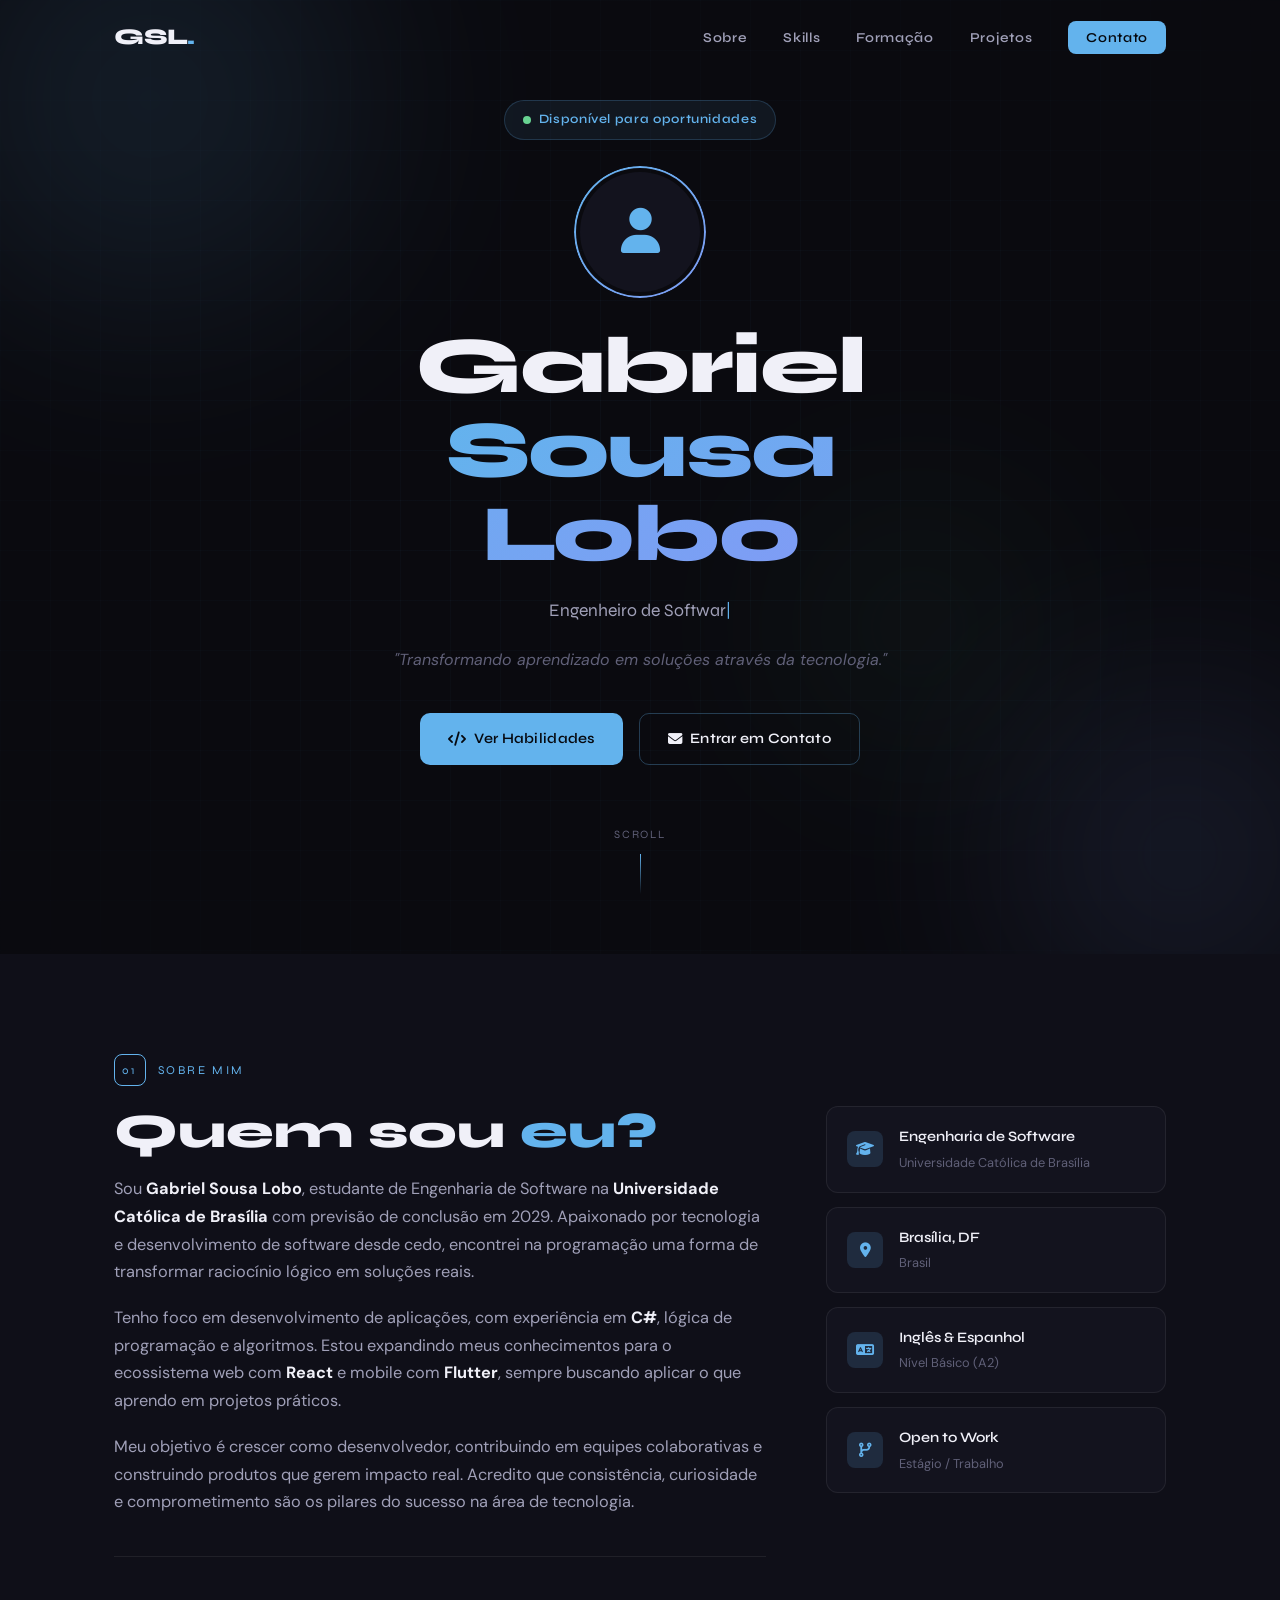
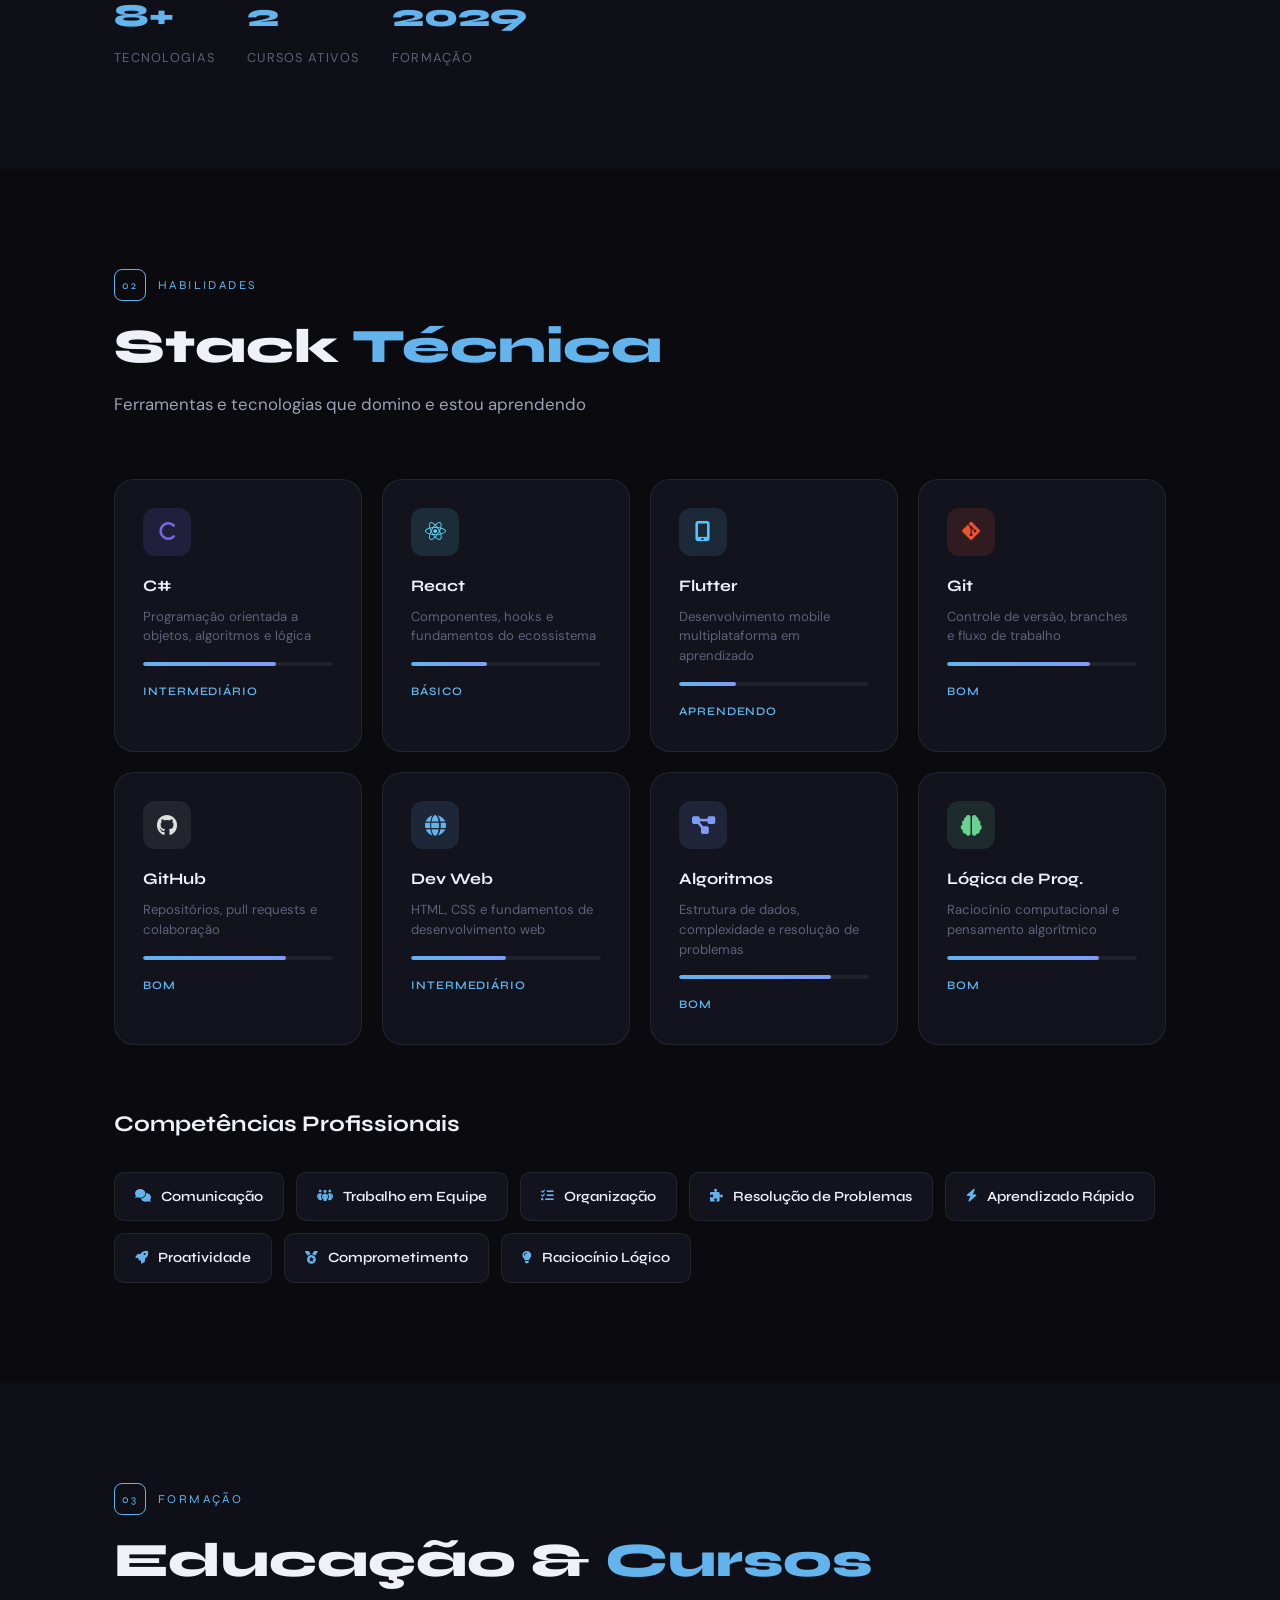
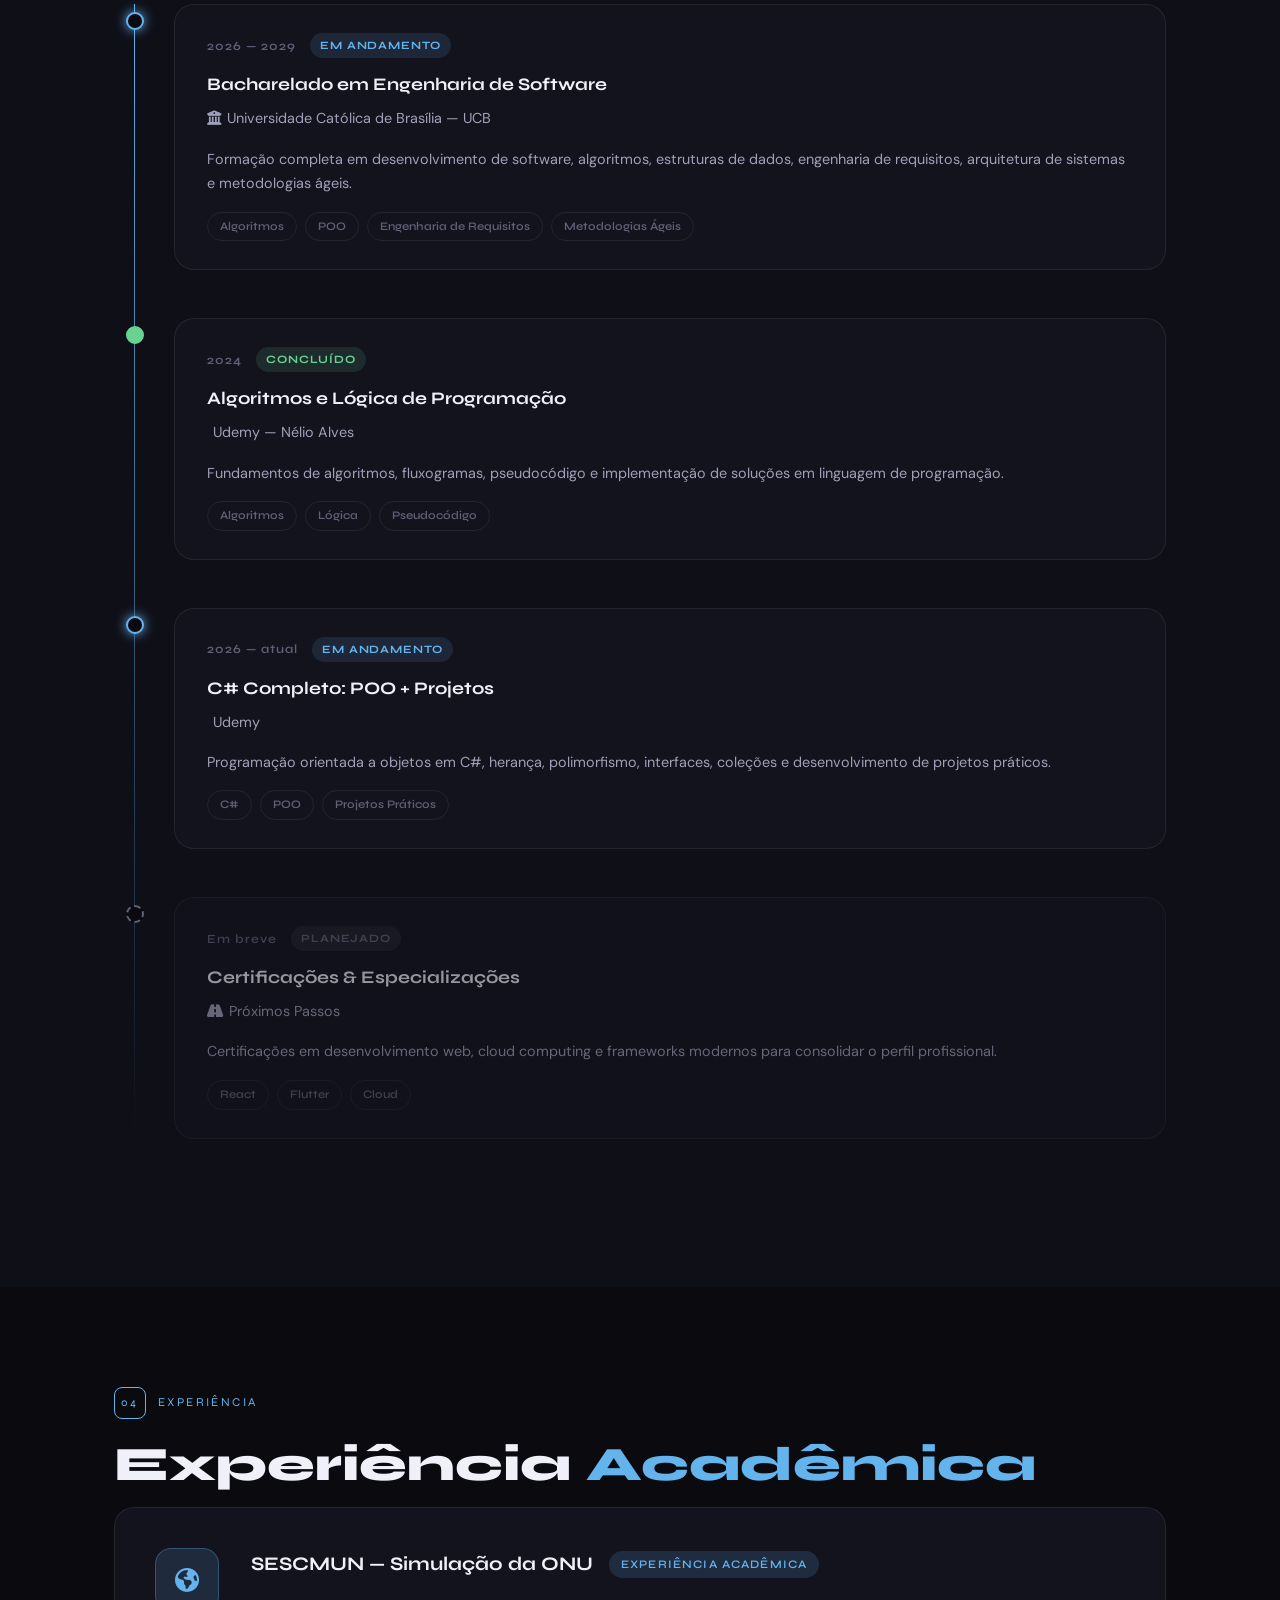
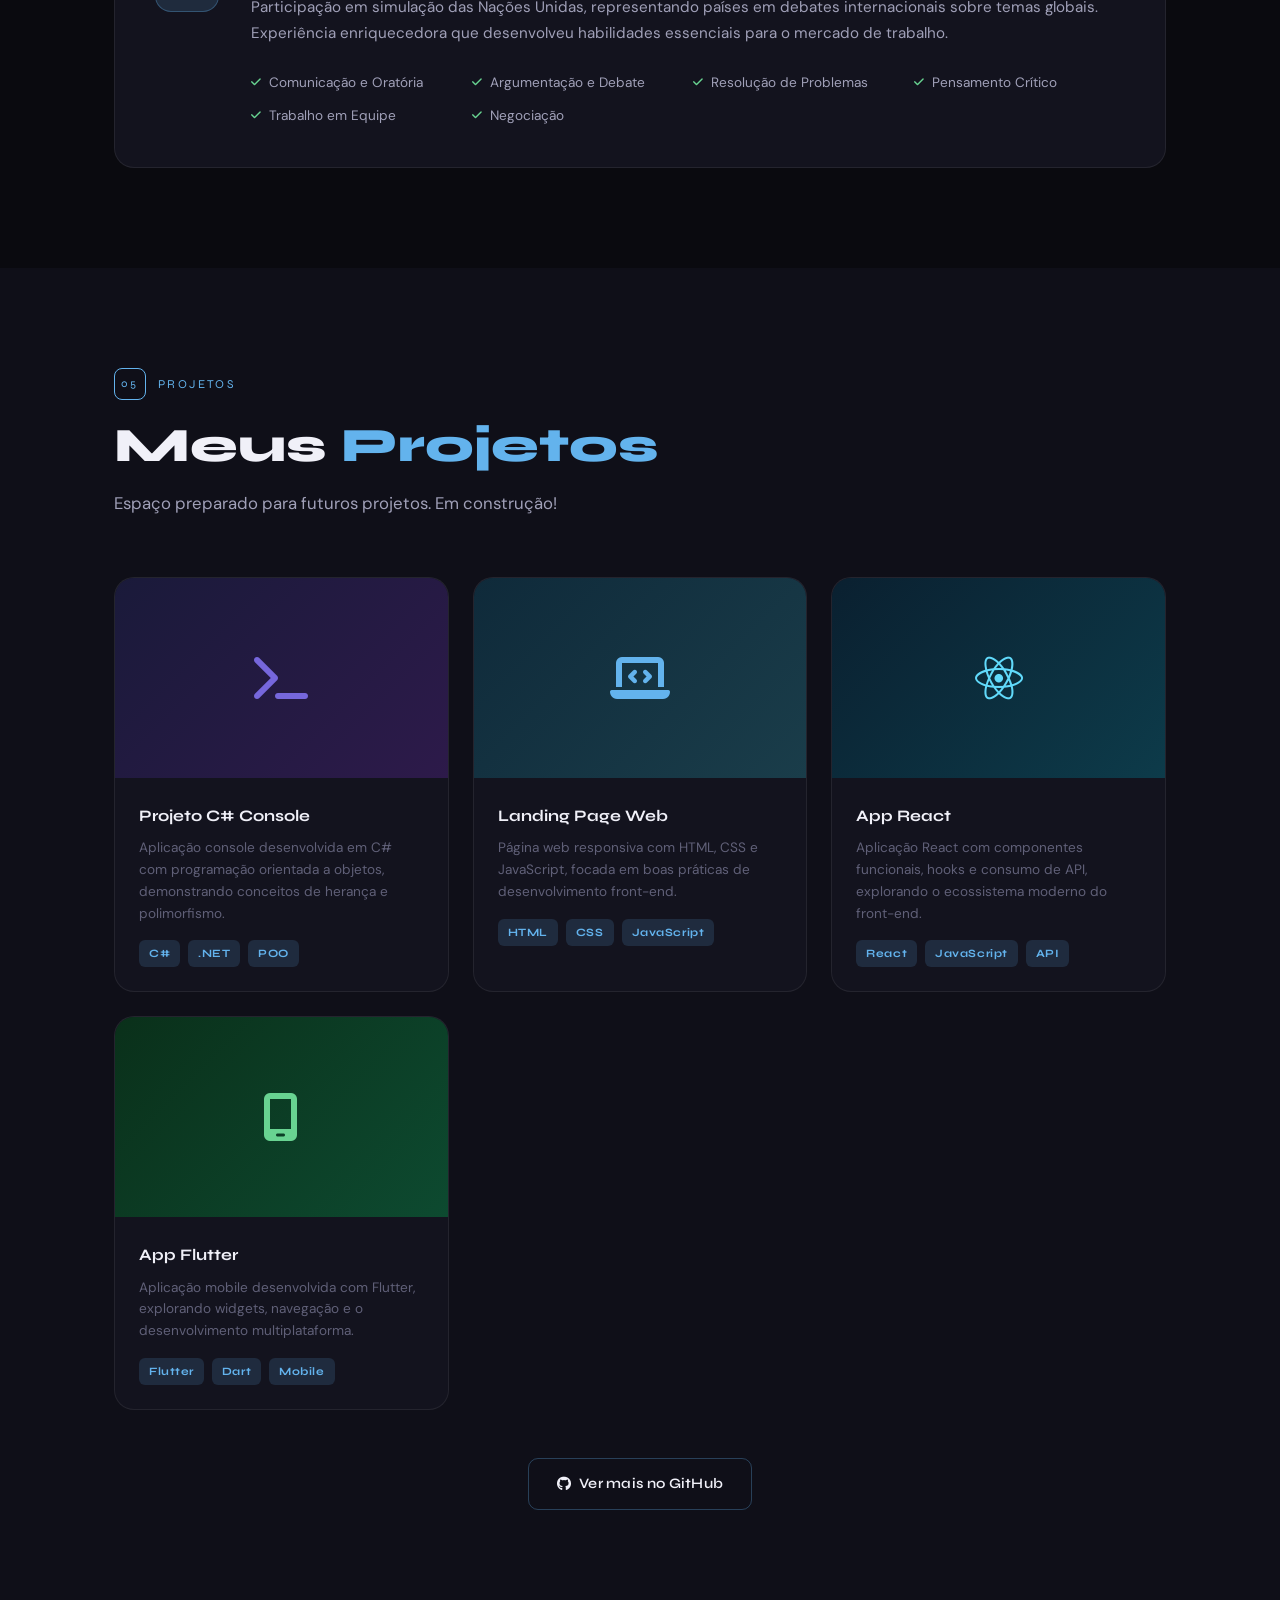
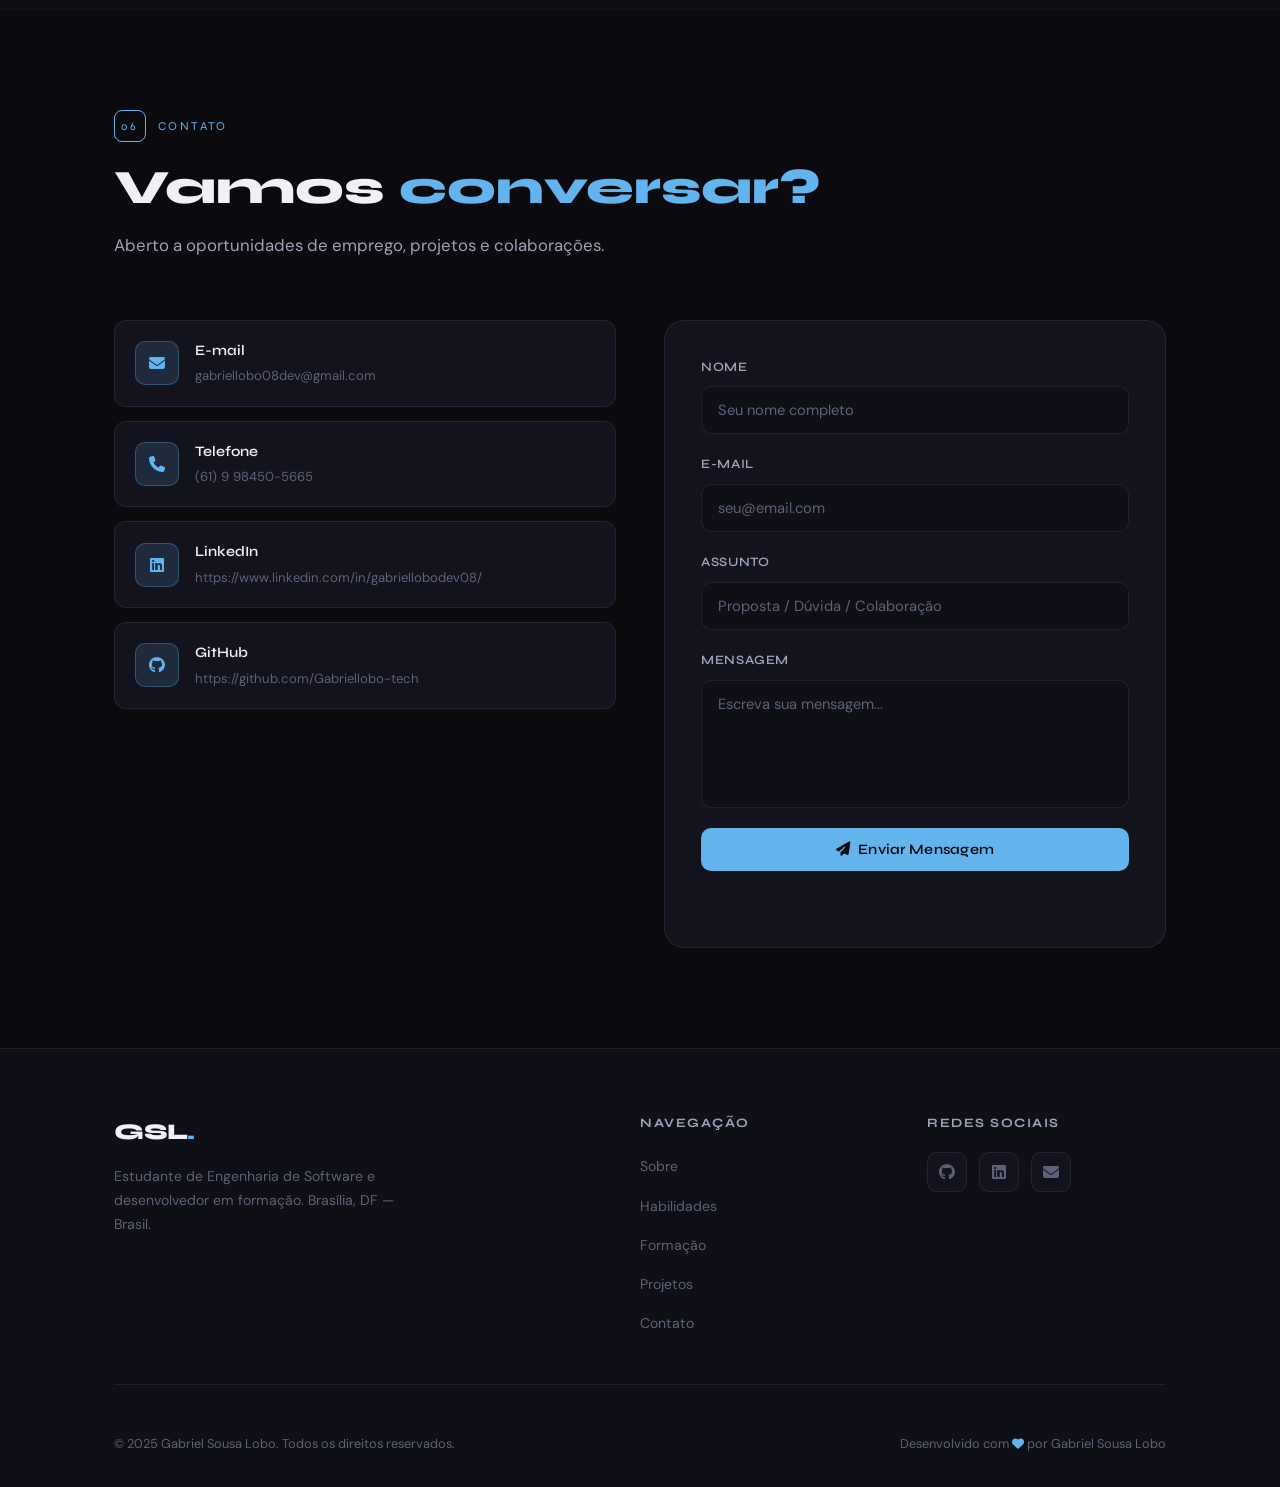
<file: index.html>
<!DOCTYPE html>
<html lang="pt-BR">
<head>
  <!-- =============================================
       Gabriel Sousa Lobo — Portfolio Profissional
       Desenvolvido com HTML, CSS e JavaScript
       Otimizado para GitHub Pages
  ================================================= -->
  <meta charset="UTF-8" />
  <meta name="viewport" content="width=device-width, initial-scale=1.0" />

  <!-- SEO -->
  <title>Gabriel Sousa Lobo | Engenharia de Software</title>
  <meta name="description" content="Portfólio de Gabriel Sousa Lobo, estudante de Engenharia de Software na UCB e desenvolvedor em formação. Especializado em C#, React e desenvolvimento web." />
  <meta name="keywords" content="Gabriel Sousa Lobo, Engenharia de Software, Desenvolvedor, C#, React, Flutter, UCB, Brasília" />
  <meta name="author" content="Gabriel Sousa Lobo" />

  <!-- Open Graph -->
  <meta property="og:title" content="Gabriel Sousa Lobo | Engenharia de Software" />
  <meta property="og:description" content="Estudante de Engenharia de Software e desenvolvedor em formação." />
  <meta property="og:type" content="website" />

  <!-- Google Fonts -->
  <link rel="preconnect" href="https://fonts.googleapis.com" />
  <link rel="preconnect" href="https://fonts.gstatic.com" crossorigin />
  <link href="https://fonts.googleapis.com/css2?family=Syne:wght@400;600;700;800&family=DM+Sans:ital,opsz,wght@0,9..40,300;0,9..40,400;0,9..40,500;1,9..40,300&display=swap" rel="stylesheet" />

  <!-- Icons -->
  <link rel="stylesheet" href="https://cdnjs.cloudflare.com/ajax/libs/font-awesome/6.5.0/css/all.min.css" />

  <link rel="stylesheet" href="style.css" />
</head>
<body>

  <!-- ===================== NAVBAR ===================== -->
  <nav class="navbar" id="navbar">
    <div class="nav-container">
      <a href="#hero" class="nav-logo">GSL<span class="dot">.</span></a>
      <ul class="nav-links" id="navLinks">
        <li><a href="#sobre" class="nav-link">Sobre</a></li>
        <li><a href="#habilidades" class="nav-link">Skills</a></li>
        <li><a href="#formacao" class="nav-link">Formação</a></li>
        <li><a href="#projetos" class="nav-link">Projetos</a></li>
        <li><a href="#contato" class="nav-link cta-nav">Contato</a></li>
      </ul>
      <button class="hamburger" id="hamburger" aria-label="Menu">
        <span></span><span></span><span></span>
      </button>
    </div>
  </nav>

  <!-- ===================== HERO ===================== -->
  <section class="hero" id="hero">
    <div class="hero-bg">
      <div class="grid-overlay"></div>
      <div class="orb orb-1"></div>
      <div class="orb orb-2"></div>
      <div class="orb orb-3"></div>
    </div>
    <div class="hero-container">
      <div class="hero-badge reveal">
        <span class="badge-dot"></span>
        Disponível para oportunidades
      </div>
      <div class="hero-avatar reveal reveal-delay-1">
        <div class="avatar-ring"></div>
        <div class="avatar-placeholder">
          <i class="fa-solid fa-user"></i>
        </div>
      </div>
      <h1 class="hero-name reveal reveal-delay-2">
        Gabriel<br /><span class="name-accent">Sousa Lobo</span>
      </h1>
      <p class="hero-role reveal reveal-delay-3">
        <span class="typed-text" id="typedText"></span><span class="cursor-blink">|</span>
      </p>
      <p class="hero-phrase reveal reveal-delay-4">
        "Transformando aprendizado em soluções através da tecnologia."
      </p>
      <div class="hero-actions reveal reveal-delay-5">
        <a href="#habilidades" class="btn btn-primary">
          <i class="fa-solid fa-code"></i> Ver Habilidades
        </a>
        <a href="#contato" class="btn btn-outline">
          <i class="fa-solid fa-envelope"></i> Entrar em Contato
        </a>
      </div>
      <div class="hero-scroll reveal reveal-delay-5">
        <span>scroll</span>
        <div class="scroll-line"></div>
      </div>
    </div>
  </section>

  <!-- ===================== SOBRE ===================== -->
  <section class="section sobre" id="sobre">
    <div class="container">
      <div class="section-label reveal">
        <span>01</span> Sobre Mim
      </div>
      <div class="sobre-grid">
        <div class="sobre-text reveal">
          <h2 class="section-title">Quem sou <span class="accent">eu?</span></h2>
          <p>Sou <strong>Gabriel Sousa Lobo</strong>, estudante de Engenharia de Software na <strong>Universidade Católica de Brasília</strong> com previsão de conclusão em 2029. Apaixonado por tecnologia e desenvolvimento de software desde cedo, encontrei na programação uma forma de transformar raciocínio lógico em soluções reais.</p>
          <p>Tenho foco em desenvolvimento de aplicações, com experiência em <strong>C#</strong>, lógica de programação e algoritmos. Estou expandindo meus conhecimentos para o ecossistema web com <strong>React</strong> e mobile com <strong>Flutter</strong>, sempre buscando aplicar o que aprendo em projetos práticos.</p>
          <p>Meu objetivo é crescer como desenvolvedor, contribuindo em equipes colaborativas e construindo produtos que gerem impacto real. Acredito que consistência, curiosidade e comprometimento são os pilares do sucesso na área de tecnologia.</p>
          <div class="sobre-stats">
            <div class="stat">
              <span class="stat-number">8+</span>
              <span class="stat-label">Tecnologias</span>
            </div>
            <div class="stat">
              <span class="stat-number">2</span>
              <span class="stat-label">Cursos Ativos</span>
            </div>
            <div class="stat">
              <span class="stat-number">2029</span>
              <span class="stat-label">Formação</span>
            </div>
          </div>
        </div>
        <div class="sobre-details reveal reveal-delay-2">
          <div class="detail-card">
            <i class="fa-solid fa-graduation-cap"></i>
            <div>
              <strong>Engenharia de Software</strong>
              <span>Universidade Católica de Brasília</span>
            </div>
          </div>
          <div class="detail-card">
            <i class="fa-solid fa-location-dot"></i>
            <div>
              <strong>Brasília, DF</strong>
              <span>Brasil</span>
            </div>
          </div>
          <div class="detail-card">
            <i class="fa-solid fa-language"></i>
            <div>
              <strong>Inglês &amp; Espanhol</strong>
              <span>Nível Básico (A2)</span>
            </div>
          </div>
          <div class="detail-card">
            <i class="fa-solid fa-code-branch"></i>
            <div>
              <strong>Open to Work</strong>
              <span>Estágio / Trabalho</span>
            </div>
          </div>
        </div>
      </div>
    </div>
  </section>

  <!-- ===================== HABILIDADES ===================== -->
  <section class="section habilidades" id="habilidades">
    <div class="container">
      <div class="section-label reveal">
        <span>02</span> Habilidades
      </div>
      <h2 class="section-title reveal">Stack <span class="accent">Técnica</span></h2>
      <p class="section-subtitle reveal">Ferramentas e tecnologias que domino e estou aprendendo</p>

      <div class="skills-grid">
        <!-- Skill Card -->
        <div class="skill-card reveal" data-level="70">
          <div class="skill-icon cs"><i class="fa-solid fa-c"></i></div>
          <h3>C#</h3>
          <p>Programação orientada a objetos, algoritmos e lógica</p>
          <div class="skill-bar"><div class="skill-fill" data-w="70"></div></div>
          <span class="skill-tag">Intermediário</span>
        </div>

        <div class="skill-card reveal reveal-delay-1" data-level="40">
          <div class="skill-icon react"><i class="fa-brands fa-react"></i></div>
          <h3>React</h3>
          <p>Componentes, hooks e fundamentos do ecossistema</p>
          <div class="skill-bar"><div class="skill-fill" data-w="40"></div></div>
          <span class="skill-tag">Básico</span>
        </div>

        <div class="skill-card reveal reveal-delay-2" data-level="30">
          <div class="skill-icon flutter"><i class="fa-solid fa-mobile-screen-button"></i></div>
          <h3>Flutter</h3>
          <p>Desenvolvimento mobile multiplataforma em aprendizado</p>
          <div class="skill-bar"><div class="skill-fill" data-w="30"></div></div>
          <span class="skill-tag">Aprendendo</span>
        </div>

        <div class="skill-card reveal" data-level="75">
          <div class="skill-icon git"><i class="fa-brands fa-git-alt"></i></div>
          <h3>Git</h3>
          <p>Controle de versão, branches e fluxo de trabalho</p>
          <div class="skill-bar"><div class="skill-fill" data-w="75"></div></div>
          <span class="skill-tag">Bom</span>
        </div>

        <div class="skill-card reveal reveal-delay-1" data-level="75">
          <div class="skill-icon github"><i class="fa-brands fa-github"></i></div>
          <h3>GitHub</h3>
          <p>Repositórios, pull requests e colaboração</p>
          <div class="skill-bar"><div class="skill-fill" data-w="75"></div></div>
          <span class="skill-tag">Bom</span>
        </div>

        <div class="skill-card reveal reveal-delay-2" data-level="50">
          <div class="skill-icon web"><i class="fa-solid fa-globe"></i></div>
          <h3>Dev Web</h3>
          <p>HTML, CSS e fundamentos de desenvolvimento web</p>
          <div class="skill-bar"><div class="skill-fill" data-w="50"></div></div>
          <span class="skill-tag">Intermediário</span>
        </div>

        <div class="skill-card reveal" data-level="80">
          <div class="skill-icon algo"><i class="fa-solid fa-diagram-project"></i></div>
          <h3>Algoritmos</h3>
          <p>Estrutura de dados, complexidade e resolução de problemas</p>
          <div class="skill-bar"><div class="skill-fill" data-w="80"></div></div>
          <span class="skill-tag">Bom</span>
        </div>

        <div class="skill-card reveal reveal-delay-1" data-level="80">
          <div class="skill-icon logic"><i class="fa-solid fa-brain"></i></div>
          <h3>Lógica de Prog.</h3>
          <p>Raciocínio computacional e pensamento algorítmico</p>
          <div class="skill-bar"><div class="skill-fill" data-w="80"></div></div>
          <span class="skill-tag">Bom</span>
        </div>
      </div>

      <!-- Soft Skills -->
      <div class="soft-skills reveal">
        <h3 class="soft-title">Competências Profissionais</h3>
        <div class="soft-grid">
          <div class="soft-card"><i class="fa-solid fa-comments"></i><span>Comunicação</span></div>
          <div class="soft-card"><i class="fa-solid fa-people-group"></i><span>Trabalho em Equipe</span></div>
          <div class="soft-card"><i class="fa-solid fa-list-check"></i><span>Organização</span></div>
          <div class="soft-card"><i class="fa-solid fa-puzzle-piece"></i><span>Resolução de Problemas</span></div>
          <div class="soft-card"><i class="fa-solid fa-bolt"></i><span>Aprendizado Rápido</span></div>
          <div class="soft-card"><i class="fa-solid fa-rocket"></i><span>Proatividade</span></div>
          <div class="soft-card"><i class="fa-solid fa-medal"></i><span>Comprometimento</span></div>
          <div class="soft-card"><i class="fa-solid fa-lightbulb"></i><span>Raciocínio Lógico</span></div>
        </div>
      </div>
    </div>
  </section>

  <!-- ===================== FORMAÇÃO ===================== -->
  <section class="section formacao" id="formacao">
    <div class="container">
      <div class="section-label reveal">
        <span>03</span> Formação
      </div>
      <h2 class="section-title reveal">Educação &amp; <span class="accent">Cursos</span></h2>

      <div class="timeline">
        <!-- Item 1 -->
        <div class="timeline-item reveal">
          <div class="timeline-dot active"></div>
          <div class="timeline-content">
            <div class="timeline-header">
              <span class="timeline-year">2026 — 2029</span>
              <span class="timeline-status status-active">Em andamento</span>
            </div>
            <h3>Bacharelado em Engenharia de Software</h3>
            <p class="timeline-inst"><i class="fa-solid fa-university"></i> Universidade Católica de Brasília — UCB</p>
            <p>Formação completa em desenvolvimento de software, algoritmos, estruturas de dados, engenharia de requisitos, arquitetura de sistemas e metodologias ágeis.</p>
            <div class="timeline-tags">
              <span>Algoritmos</span><span>POO</span><span>Engenharia de Requisitos</span><span>Metodologias Ágeis</span>
            </div>
          </div>
        </div>

        <!-- Item 2 -->
        <div class="timeline-item reveal reveal-delay-1">
          <div class="timeline-dot done"></div>
          <div class="timeline-content">
            <div class="timeline-header">
              <span class="timeline-year">2024</span>
              <span class="timeline-status status-done">Concluído</span>
            </div>
            <h3>Algoritmos e Lógica de Programação</h3>
            <p class="timeline-inst"><i class="fa-brands fa-udemy"></i> Udemy — Nélio Alves</p>
            <p>Fundamentos de algoritmos, fluxogramas, pseudocódigo e implementação de soluções em linguagem de programação.</p>
            <div class="timeline-tags">
              <span>Algoritmos</span><span>Lógica</span><span>Pseudocódigo</span>
            </div>
          </div>
        </div>

        <!-- Item 3 -->
        <div class="timeline-item reveal reveal-delay-2">
          <div class="timeline-dot active"></div>
          <div class="timeline-content">
            <div class="timeline-header">
              <span class="timeline-year">2026 — atual</span>
              <span class="timeline-status status-active">Em andamento</span>
            </div>
            <h3>C# Completo: POO + Projetos</h3>
            <p class="timeline-inst"><i class="fa-brands fa-udemy"></i> Udemy</p>
            <p>Programação orientada a objetos em C#, herança, polimorfismo, interfaces, coleções e desenvolvimento de projetos práticos.</p>
            <div class="timeline-tags">
              <span>C#</span><span>POO</span><span>Projetos Práticos</span>
            </div>
          </div>
        </div>

        <!-- Item 4 - Futuro -->
        <div class="timeline-item reveal reveal-delay-3">
          <div class="timeline-dot future"></div>
          <div class="timeline-content future-content">
            <div class="timeline-header">
              <span class="timeline-year">Em breve</span>
              <span class="timeline-status status-future">Planejado</span>
            </div>
            <h3>Certificações &amp; Especializações</h3>
            <p class="timeline-inst"><i class="fa-solid fa-road"></i> Próximos Passos</p>
            <p>Certificações em desenvolvimento web, cloud computing e frameworks modernos para consolidar o perfil profissional.</p>
            <div class="timeline-tags">
              <span>React</span><span>Flutter</span><span>Cloud</span>
            </div>
          </div>
        </div>
      </div>
    </div>
  </section>

  <!-- ===================== EXPERIÊNCIA ACADÊMICA ===================== -->
  <section class="section experiencia" id="experiencia">
    <div class="container">
      <div class="section-label reveal">
        <span>04</span> Experiência
      </div>
      <h2 class="section-title reveal">Experiência <span class="accent">Acadêmica</span></h2>

      <div class="exp-card reveal">
        <div class="exp-icon">
          <i class="fa-solid fa-globe-americas"></i>
        </div>
        <div class="exp-content">
          <div class="exp-header">
            <h3>SESCMUN — Simulação da ONU</h3>
            <span class="exp-tag">Experiência Acadêmica</span>
          </div>
          <p class="exp-desc">Participação em simulação das Nações Unidas, representando países em debates internacionais sobre temas globais. Experiência enriquecedora que desenvolveu habilidades essenciais para o mercado de trabalho.</p>
          <div class="exp-skills">
            <div class="exp-skill"><i class="fa-solid fa-check"></i> Comunicação e Oratória</div>
            <div class="exp-skill"><i class="fa-solid fa-check"></i> Argumentação e Debate</div>
            <div class="exp-skill"><i class="fa-solid fa-check"></i> Resolução de Problemas</div>
            <div class="exp-skill"><i class="fa-solid fa-check"></i> Pensamento Crítico</div>
            <div class="exp-skill"><i class="fa-solid fa-check"></i> Trabalho em Equipe</div>
            <div class="exp-skill"><i class="fa-solid fa-check"></i> Negociação</div>
          </div>
        </div>
      </div>
    </div>
  </section>

  <!-- ===================== PROJETOS ===================== -->
  <section class="section projetos" id="projetos">
    <div class="container">
      <div class="section-label reveal">
        <span>05</span> Projetos
      </div>
      <h2 class="section-title reveal">Meus <span class="accent">Projetos</span></h2>
      <p class="section-subtitle reveal">Espaço preparado para futuros projetos. Em construção!</p>

      <div class="projects-grid">
        <!-- Project 1 -->
        <div class="project-card reveal">
          <div class="project-img">
            <div class="project-img-placeholder p1">
              <i class="fa-solid fa-terminal"></i>
            </div>
            <div class="project-overlay">
              <a href="#" class="project-link" title="Em breve"><i class="fa-solid fa-arrow-up-right-from-square"></i></a>
              <a href="#" class="project-link" title="GitHub"><i class="fa-brands fa-github"></i></a>
            </div>
          </div>
          <div class="project-info">
            <h3>Projeto C# Console</h3>
            <p>Aplicação console desenvolvida em C# com programação orientada a objetos, demonstrando conceitos de herança e polimorfismo.</p>
            <div class="project-tech">
              <span>C#</span><span>.NET</span><span>POO</span>
            </div>
          </div>
        </div>

        <!-- Project 2 -->
        <div class="project-card reveal reveal-delay-1">
          <div class="project-img">
            <div class="project-img-placeholder p2">
              <i class="fa-solid fa-laptop-code"></i>
            </div>
            <div class="project-overlay">
              <a href="#" class="project-link" title="Em breve"><i class="fa-solid fa-arrow-up-right-from-square"></i></a>
              <a href="#" class="project-link" title="GitHub"><i class="fa-brands fa-github"></i></a>
            </div>
          </div>
          <div class="project-info">
            <h3>Landing Page Web</h3>
            <p>Página web responsiva com HTML, CSS e JavaScript, focada em boas práticas de desenvolvimento front-end.</p>
            <div class="project-tech">
              <span>HTML</span><span>CSS</span><span>JavaScript</span>
            </div>
          </div>
        </div>

        <!-- Project 3 -->
        <div class="project-card reveal reveal-delay-2">
          <div class="project-img">
            <div class="project-img-placeholder p3">
              <i class="fa-brands fa-react"></i>
            </div>
            <div class="project-overlay">
              <a href="#" class="project-link" title="Em breve"><i class="fa-solid fa-arrow-up-right-from-square"></i></a>
              <a href="#" class="project-link" title="GitHub"><i class="fa-brands fa-github"></i></a>
            </div>
          </div>
          <div class="project-info">
            <h3>App React</h3>
            <p>Aplicação React com componentes funcionais, hooks e consumo de API, explorando o ecossistema moderno do front-end.</p>
            <div class="project-tech">
              <span>React</span><span>JavaScript</span><span>API</span>
            </div>
          </div>
        </div>

        <!-- Project 4 -->
        <div class="project-card reveal reveal-delay-3">
          <div class="project-img">
            <div class="project-img-placeholder p4">
              <i class="fa-solid fa-mobile-screen"></i>
            </div>
            <div class="project-overlay">
              <a href="#" class="project-link" title="Em breve"><i class="fa-solid fa-arrow-up-right-from-square"></i></a>
              <a href="#" class="project-link" title="GitHub"><i class="fa-brands fa-github"></i></a>
            </div>
          </div>
          <div class="project-info">
            <h3>App Flutter</h3>
            <p>Aplicação mobile desenvolvida com Flutter, explorando widgets, navegação e o desenvolvimento multiplataforma.</p>
            <div class="project-tech">
              <span>Flutter</span><span>Dart</span><span>Mobile</span>
            </div>
          </div>
        </div>
      </div>

      <div class="projects-cta reveal">
        <a href="https://github.com/" target="_blank" class="btn btn-outline">
          <i class="fa-brands fa-github"></i> Ver mais no GitHub
        </a>
      </div>
    </div>
  </section>

  <!-- ===================== CONTATO ===================== -->
  <section class="section contato" id="contato">
    <div class="container">
      <div class="section-label reveal">
        <span>06</span> Contato
      </div>
      <h2 class="section-title reveal">Vamos <span class="accent">conversar?</span></h2>
      <p class="section-subtitle reveal">Aberto a oportunidades de emprego, projetos e colaborações.</p>

      <div class="contact-grid">
        <!-- Contact Info -->
        <div class="contact-info reveal">
          <a href="mailto:gabriel@email.com" class="contact-card">
            <div class="contact-icon"><i class="fa-solid fa-envelope"></i></div>
            <div>
              <strong>E-mail</strong>
              <span>gabriellobo08dev@gmail.com</span>
            </div>
          </a>
          <a href="tel:+55619984505665" class="contact-card">
            <div class="contact-icon"><i class="fa-solid fa-phone"></i></div>
            <div>
              <strong>Telefone</strong>
              <span>(61) 9 98450-5665</span>
            </div>
          </a>
          <a href="https://linkedin.com/in/" target="_blank" class="contact-card">
            <div class="contact-icon"><i class="fa-brands fa-linkedin"></i></div>
            <div>
              <strong>LinkedIn</strong>
              <span>https://www.linkedin.com/in/gabriellobodev08/</span>
            </div>
          </a>
          <a href="https://github.com/" target="_blank" class="contact-card">
            <div class="contact-icon"><i class="fa-brands fa-github"></i></div>
            <div>
              <strong>GitHub</strong>
              <span>https://github.com/Gabriellobo-tech</span>
            </div>
          </a>
        </div>

        <!-- Contact Form -->
        <div class="contact-form-wrap reveal reveal-delay-2">
          <form class="contact-form" id="contactForm">
            <div class="form-group">
              <label for="name">Nome</label>
              <input type="text" id="name" name="name" placeholder="Seu nome completo" required />
            </div>
            <div class="form-group">
              <label for="email">E-mail</label>
              <input type="email" id="email" name="email" placeholder="seu@email.com" required />
            </div>
            <div class="form-group">
              <label for="subject">Assunto</label>
              <input type="text" id="subject" name="subject" placeholder="Proposta / Dúvida / Colaboração" />
            </div>
            <div class="form-group">
              <label for="message">Mensagem</label>
              <textarea id="message" name="message" rows="5" placeholder="Escreva sua mensagem..." required></textarea>
            </div>
            <button type="submit" class="btn btn-primary full-width">
              <i class="fa-solid fa-paper-plane"></i> Enviar Mensagem
            </button>
            <p class="form-note" id="formMsg"></p>
          </form>
        </div>
      </div>
    </div>
  </section>

  <!-- ===================== FOOTER ===================== -->
  <footer class="footer">
    <div class="container">
      <div class="footer-grid">
        <div class="footer-brand">
          <a href="#hero" class="nav-logo">GSL<span class="dot">.</span></a>
          <p>Estudante de Engenharia de Software e desenvolvedor em formação. Brasília, DF — Brasil.</p>
        </div>
        <div class="footer-links">
          <h4>Navegação</h4>
          <ul>
            <li><a href="#sobre">Sobre</a></li>
            <li><a href="#habilidades">Habilidades</a></li>
            <li><a href="#formacao">Formação</a></li>
            <li><a href="#projetos">Projetos</a></li>
            <li><a href="#contato">Contato</a></li>
          </ul>
        </div>
        <div class="footer-social">
          <h4>Redes Sociais</h4>
          <div class="social-links">
            <a href="https://github.com/" target="_blank" aria-label="GitHub"><i class="fa-brands fa-github"></i></a>
            <a href="https://linkedin.com/in/" target="_blank" aria-label="LinkedIn"><i class="fa-brands fa-linkedin"></i></a>
            <a href="mailto:gabriel@email.com" aria-label="E-mail"><i class="fa-solid fa-envelope"></i></a>
          </div>
        </div>
      </div>
      <div class="footer-bottom">
        <p>&copy; 2025 Gabriel Sousa Lobo. Todos os direitos reservados.</p>
        <p>Desenvolvido com <i class="fa-solid fa-heart accent"></i> por Gabriel Sousa Lobo</p>
      </div>
    </div>
  </footer>

  <!-- Back to Top Button -->
  <button class="back-to-top" id="backToTop" aria-label="Voltar ao topo">
    <i class="fa-solid fa-arrow-up"></i>
  </button>

  <script src="script.js"></script>
</body>
</html>
</file>
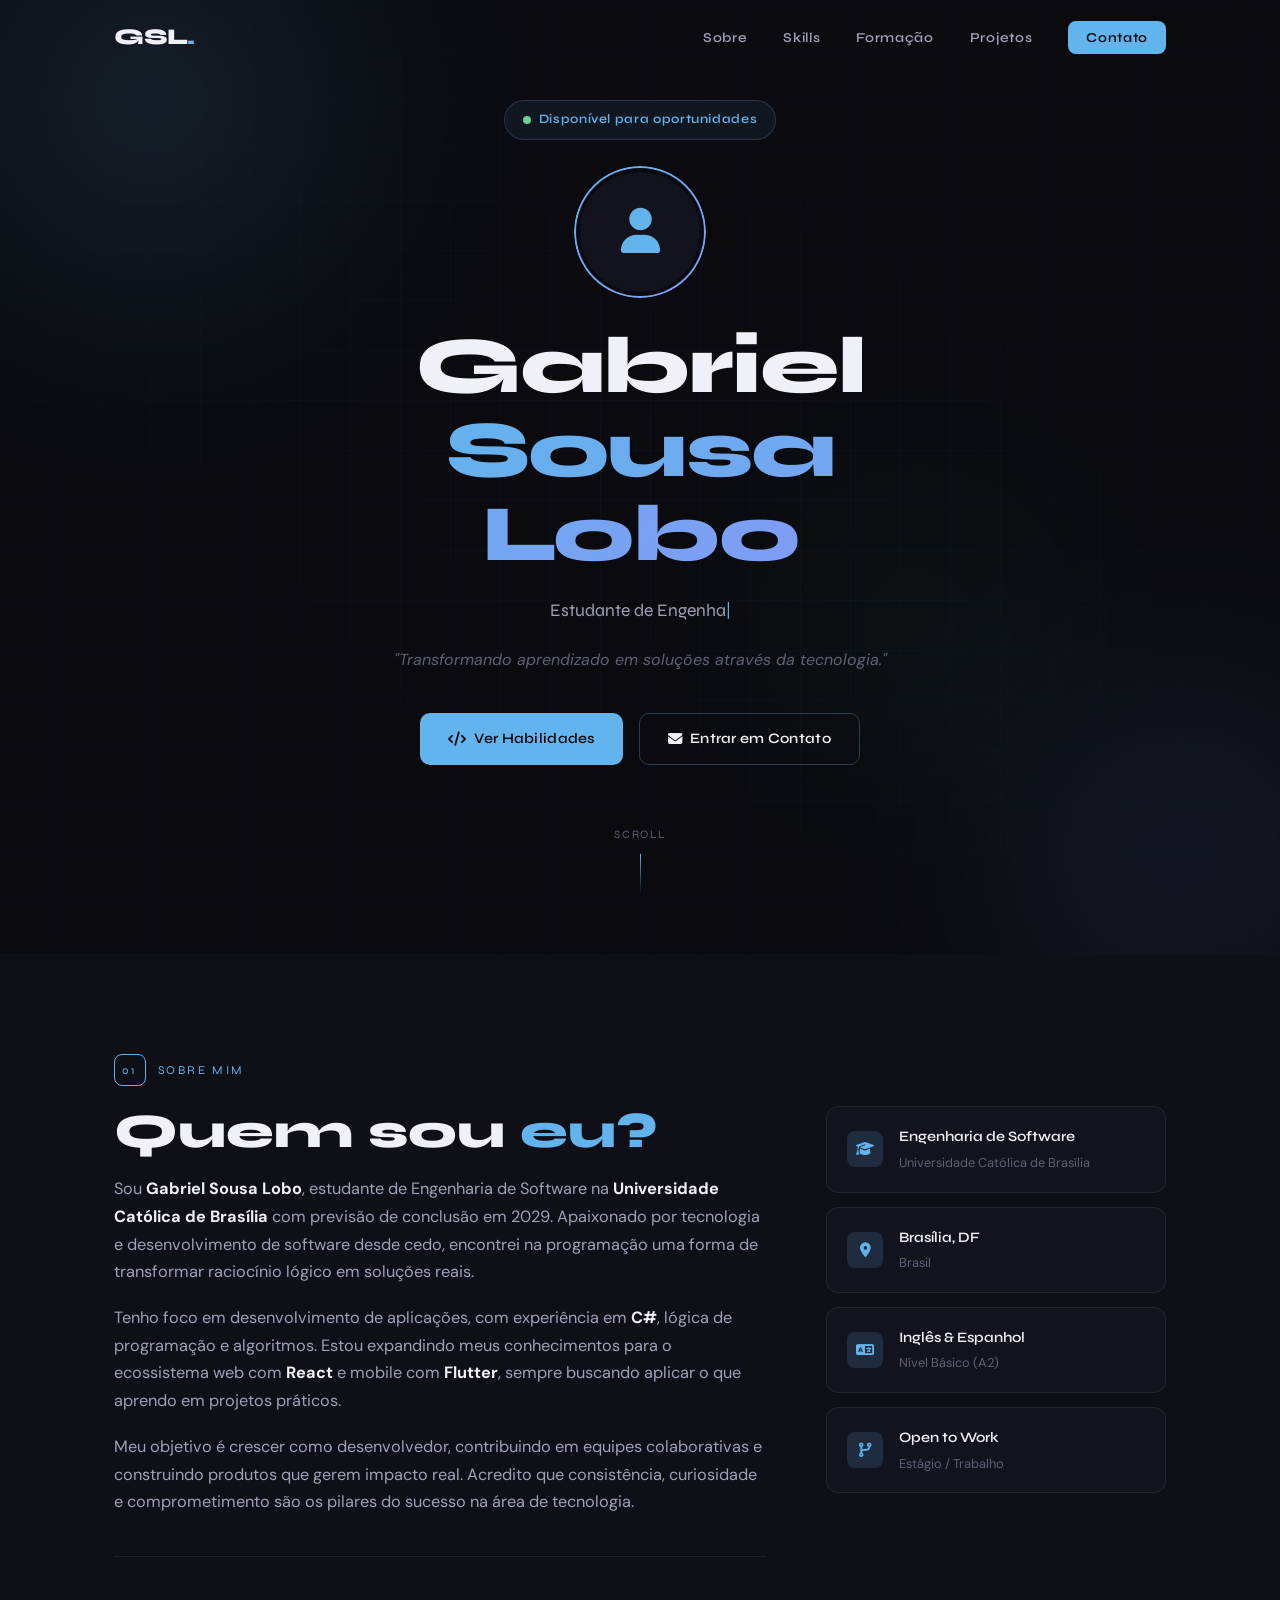
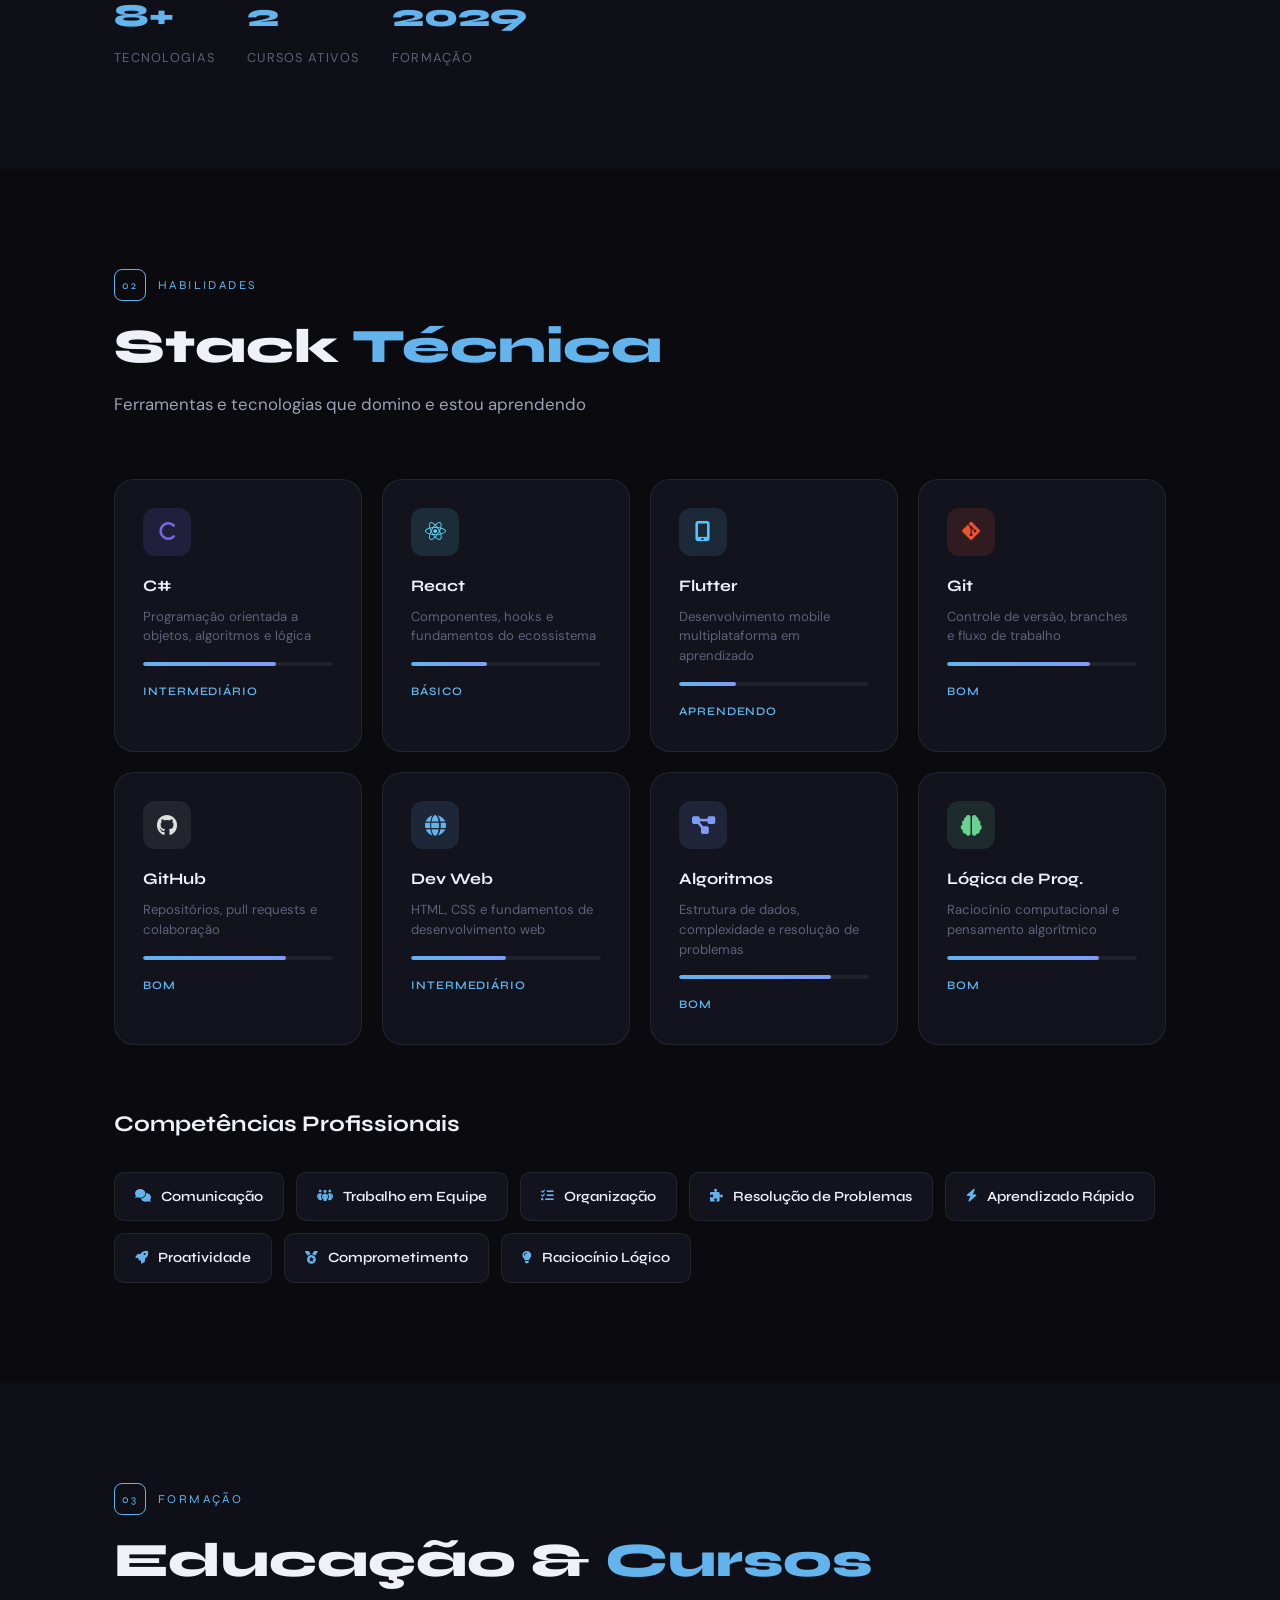
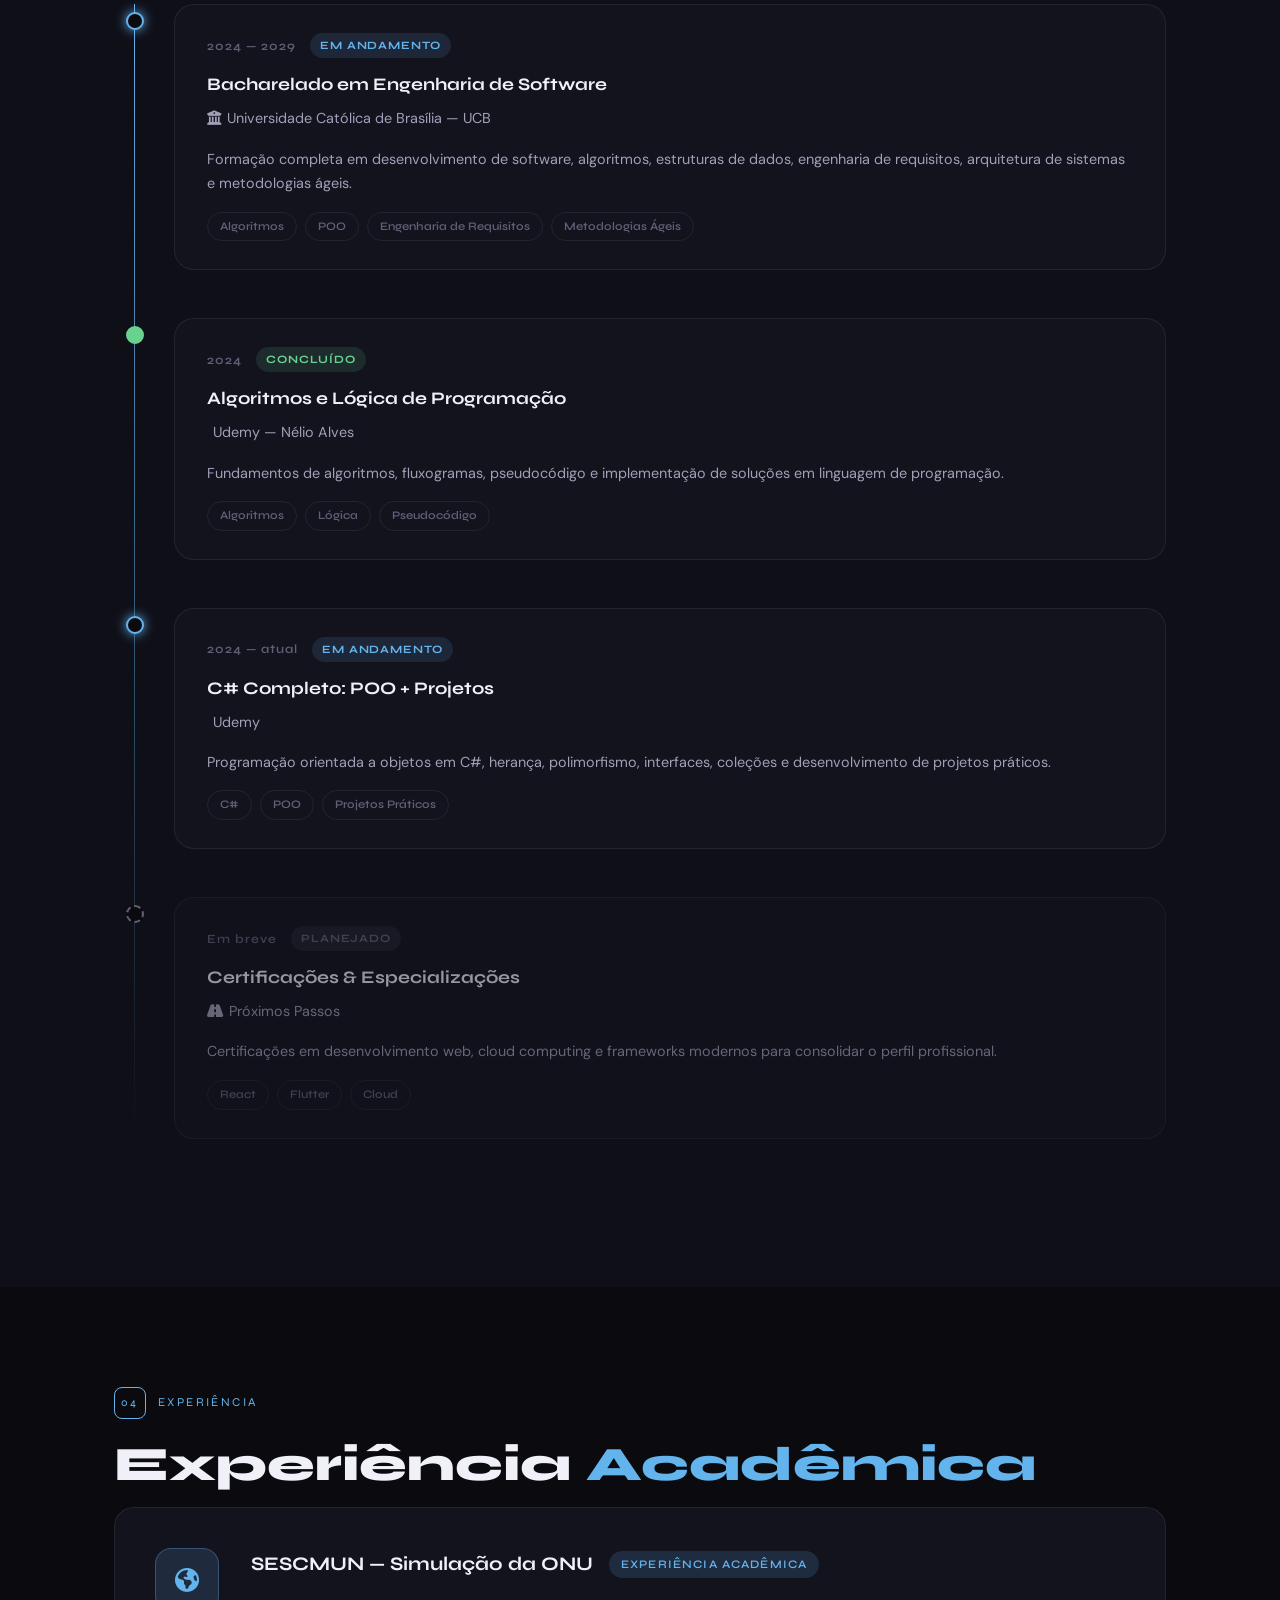
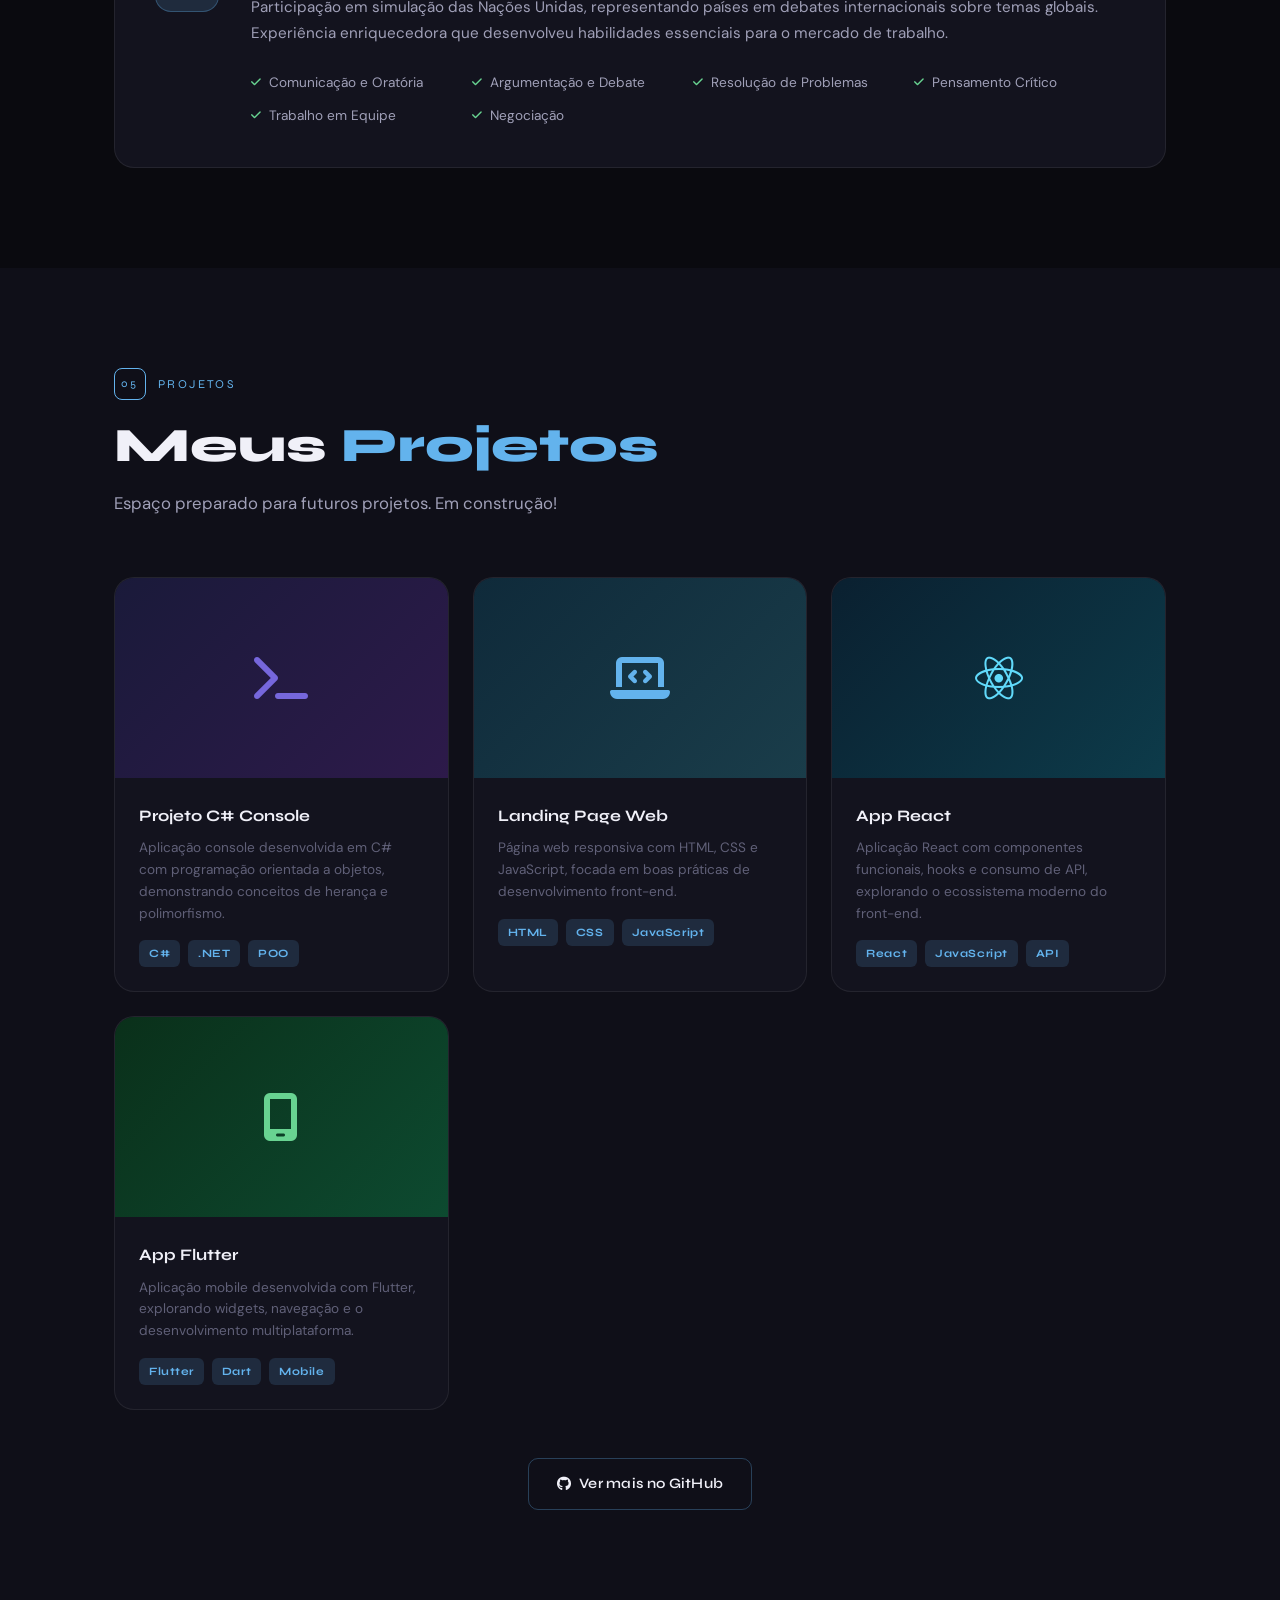
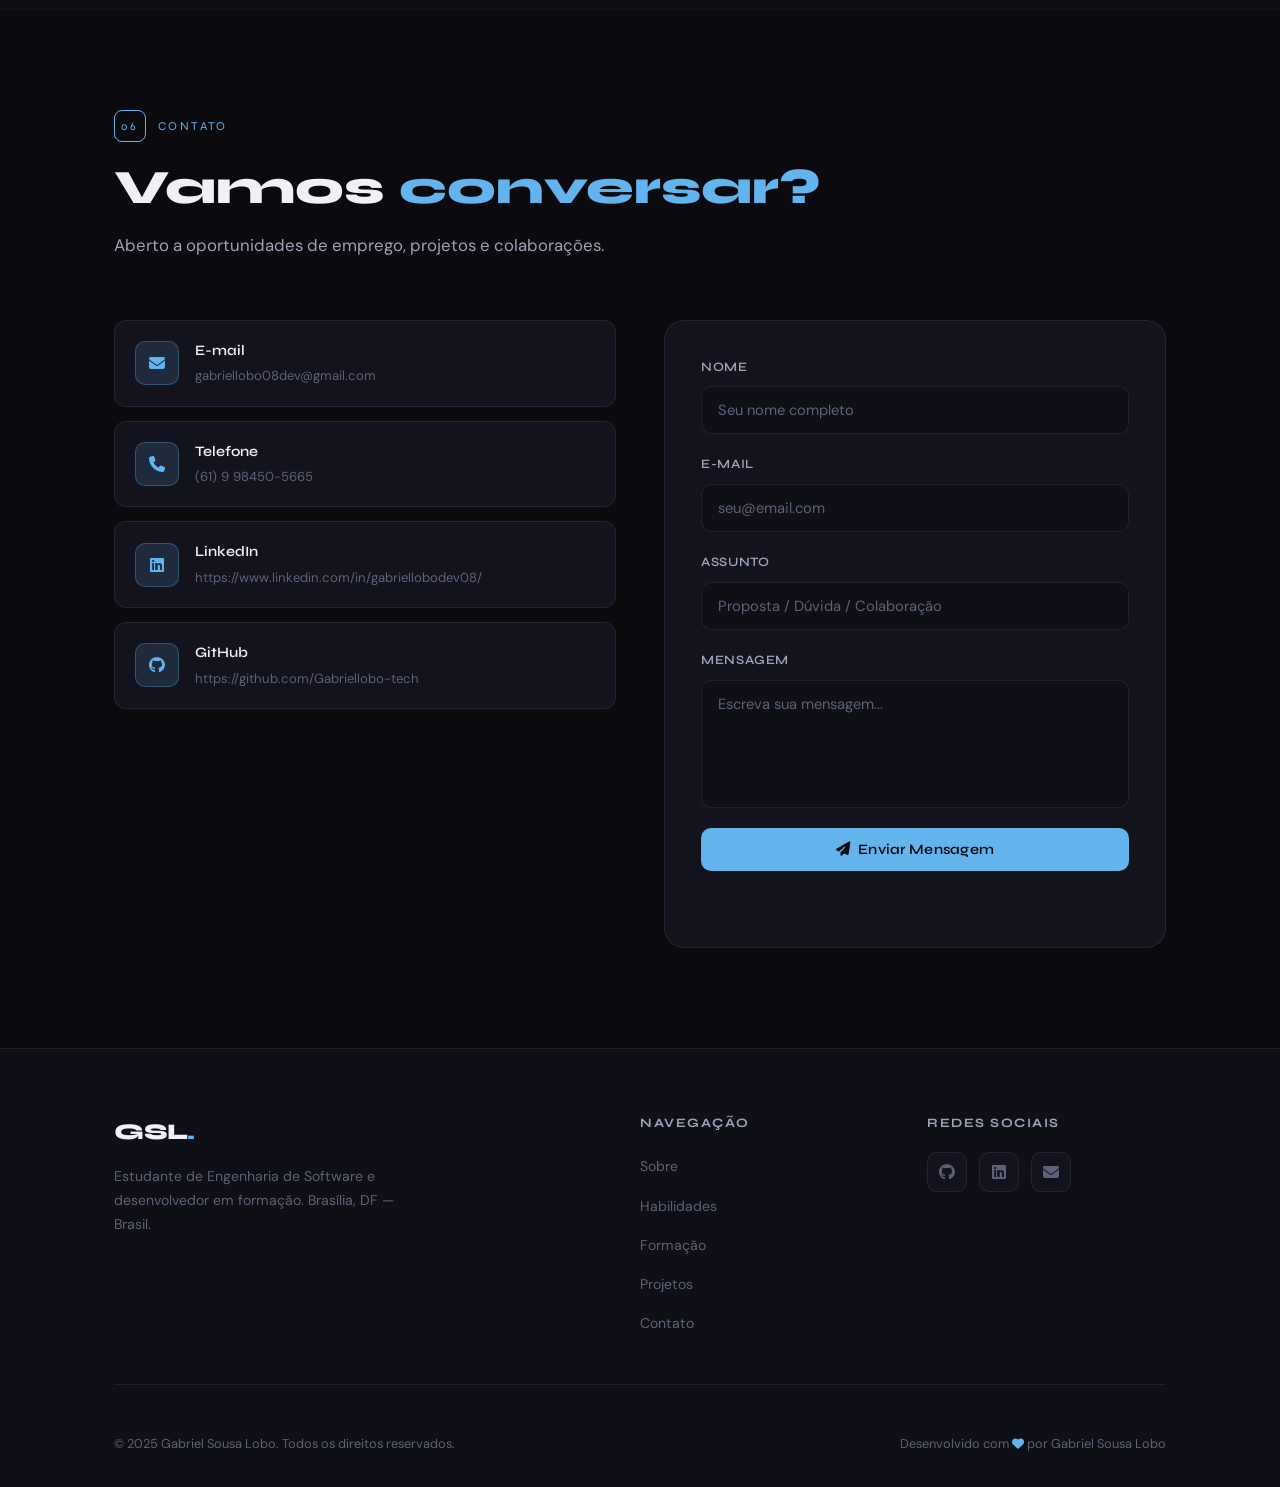
<file: portfolio/index.html>
<!DOCTYPE html>
<html lang="pt-BR">
<head>
  <!-- =============================================
       Gabriel Sousa Lobo — Portfolio Profissional
       Desenvolvido com HTML, CSS e JavaScript
       Otimizado para GitHub Pages
  ================================================= -->
  <meta charset="UTF-8" />
  <meta name="viewport" content="width=device-width, initial-scale=1.0" />

  <!-- SEO -->
  <title>Gabriel Sousa Lobo | Engenharia de Software</title>
  <meta name="description" content="Portfólio de Gabriel Sousa Lobo, estudante de Engenharia de Software na UCB e desenvolvedor em formação. Especializado em C#, React e desenvolvimento web." />
  <meta name="keywords" content="Gabriel Sousa Lobo, Engenharia de Software, Desenvolvedor, C#, React, Flutter, UCB, Brasília" />
  <meta name="author" content="Gabriel Sousa Lobo" />

  <!-- Open Graph -->
  <meta property="og:title" content="Gabriel Sousa Lobo | Engenharia de Software" />
  <meta property="og:description" content="Estudante de Engenharia de Software e desenvolvedor em formação." />
  <meta property="og:type" content="website" />

  <!-- Google Fonts -->
  <link rel="preconnect" href="https://fonts.googleapis.com" />
  <link rel="preconnect" href="https://fonts.gstatic.com" crossorigin />
  <link href="https://fonts.googleapis.com/css2?family=Syne:wght@400;600;700;800&family=DM+Sans:ital,opsz,wght@0,9..40,300;0,9..40,400;0,9..40,500;1,9..40,300&display=swap" rel="stylesheet" />

  <!-- Icons -->
  <link rel="stylesheet" href="https://cdnjs.cloudflare.com/ajax/libs/font-awesome/6.5.0/css/all.min.css" />

  <link rel="stylesheet" href="style.css" />
</head>
<body>

  <!-- ===================== NAVBAR ===================== -->
  <nav class="navbar" id="navbar">
    <div class="nav-container">
      <a href="#hero" class="nav-logo">GSL<span class="dot">.</span></a>
      <ul class="nav-links" id="navLinks">
        <li><a href="#sobre" class="nav-link">Sobre</a></li>
        <li><a href="#habilidades" class="nav-link">Skills</a></li>
        <li><a href="#formacao" class="nav-link">Formação</a></li>
        <li><a href="#projetos" class="nav-link">Projetos</a></li>
        <li><a href="#contato" class="nav-link cta-nav">Contato</a></li>
      </ul>
      <button class="hamburger" id="hamburger" aria-label="Menu">
        <span></span><span></span><span></span>
      </button>
    </div>
  </nav>

  <!-- ===================== HERO ===================== -->
  <section class="hero" id="hero">
    <div class="hero-bg">
      <div class="grid-overlay"></div>
      <div class="orb orb-1"></div>
      <div class="orb orb-2"></div>
      <div class="orb orb-3"></div>
    </div>
    <div class="hero-container">
      <div class="hero-badge reveal">
        <span class="badge-dot"></span>
        Disponível para oportunidades
      </div>
      <div class="hero-avatar reveal reveal-delay-1">
        <div class="avatar-ring"></div>
        <div class="avatar-placeholder">
          <i class="fa-solid fa-user"></i>
        </div>
      </div>
      <h1 class="hero-name reveal reveal-delay-2">
        Gabriel<br /><span class="name-accent">Sousa Lobo</span>
      </h1>
      <p class="hero-role reveal reveal-delay-3">
        <span class="typed-text" id="typedText"></span><span class="cursor-blink">|</span>
      </p>
      <p class="hero-phrase reveal reveal-delay-4">
        "Transformando aprendizado em soluções através da tecnologia."
      </p>
      <div class="hero-actions reveal reveal-delay-5">
        <a href="#habilidades" class="btn btn-primary">
          <i class="fa-solid fa-code"></i> Ver Habilidades
        </a>
        <a href="#contato" class="btn btn-outline">
          <i class="fa-solid fa-envelope"></i> Entrar em Contato
        </a>
      </div>
      <div class="hero-scroll reveal reveal-delay-5">
        <span>scroll</span>
        <div class="scroll-line"></div>
      </div>
    </div>
  </section>

  <!-- ===================== SOBRE ===================== -->
  <section class="section sobre" id="sobre">
    <div class="container">
      <div class="section-label reveal">
        <span>01</span> Sobre Mim
      </div>
      <div class="sobre-grid">
        <div class="sobre-text reveal">
          <h2 class="section-title">Quem sou <span class="accent">eu?</span></h2>
          <p>Sou <strong>Gabriel Sousa Lobo</strong>, estudante de Engenharia de Software na <strong>Universidade Católica de Brasília</strong> com previsão de conclusão em 2029. Apaixonado por tecnologia e desenvolvimento de software desde cedo, encontrei na programação uma forma de transformar raciocínio lógico em soluções reais.</p>
          <p>Tenho foco em desenvolvimento de aplicações, com experiência em <strong>C#</strong>, lógica de programação e algoritmos. Estou expandindo meus conhecimentos para o ecossistema web com <strong>React</strong> e mobile com <strong>Flutter</strong>, sempre buscando aplicar o que aprendo em projetos práticos.</p>
          <p>Meu objetivo é crescer como desenvolvedor, contribuindo em equipes colaborativas e construindo produtos que gerem impacto real. Acredito que consistência, curiosidade e comprometimento são os pilares do sucesso na área de tecnologia.</p>
          <div class="sobre-stats">
            <div class="stat">
              <span class="stat-number">8+</span>
              <span class="stat-label">Tecnologias</span>
            </div>
            <div class="stat">
              <span class="stat-number">2</span>
              <span class="stat-label">Cursos Ativos</span>
            </div>
            <div class="stat">
              <span class="stat-number">2029</span>
              <span class="stat-label">Formação</span>
            </div>
          </div>
        </div>
        <div class="sobre-details reveal reveal-delay-2">
          <div class="detail-card">
            <i class="fa-solid fa-graduation-cap"></i>
            <div>
              <strong>Engenharia de Software</strong>
              <span>Universidade Católica de Brasília</span>
            </div>
          </div>
          <div class="detail-card">
            <i class="fa-solid fa-location-dot"></i>
            <div>
              <strong>Brasília, DF</strong>
              <span>Brasil</span>
            </div>
          </div>
          <div class="detail-card">
            <i class="fa-solid fa-language"></i>
            <div>
              <strong>Inglês &amp; Espanhol</strong>
              <span>Nível Básico (A2)</span>
            </div>
          </div>
          <div class="detail-card">
            <i class="fa-solid fa-code-branch"></i>
            <div>
              <strong>Open to Work</strong>
              <span>Estágio / Trabalho</span>
            </div>
          </div>
        </div>
      </div>
    </div>
  </section>

  <!-- ===================== HABILIDADES ===================== -->
  <section class="section habilidades" id="habilidades">
    <div class="container">
      <div class="section-label reveal">
        <span>02</span> Habilidades
      </div>
      <h2 class="section-title reveal">Stack <span class="accent">Técnica</span></h2>
      <p class="section-subtitle reveal">Ferramentas e tecnologias que domino e estou aprendendo</p>

      <div class="skills-grid">
        <!-- Skill Card -->
        <div class="skill-card reveal" data-level="70">
          <div class="skill-icon cs"><i class="fa-solid fa-c"></i></div>
          <h3>C#</h3>
          <p>Programação orientada a objetos, algoritmos e lógica</p>
          <div class="skill-bar"><div class="skill-fill" data-w="70"></div></div>
          <span class="skill-tag">Intermediário</span>
        </div>

        <div class="skill-card reveal reveal-delay-1" data-level="40">
          <div class="skill-icon react"><i class="fa-brands fa-react"></i></div>
          <h3>React</h3>
          <p>Componentes, hooks e fundamentos do ecossistema</p>
          <div class="skill-bar"><div class="skill-fill" data-w="40"></div></div>
          <span class="skill-tag">Básico</span>
        </div>

        <div class="skill-card reveal reveal-delay-2" data-level="30">
          <div class="skill-icon flutter"><i class="fa-solid fa-mobile-screen-button"></i></div>
          <h3>Flutter</h3>
          <p>Desenvolvimento mobile multiplataforma em aprendizado</p>
          <div class="skill-bar"><div class="skill-fill" data-w="30"></div></div>
          <span class="skill-tag">Aprendendo</span>
        </div>

        <div class="skill-card reveal" data-level="75">
          <div class="skill-icon git"><i class="fa-brands fa-git-alt"></i></div>
          <h3>Git</h3>
          <p>Controle de versão, branches e fluxo de trabalho</p>
          <div class="skill-bar"><div class="skill-fill" data-w="75"></div></div>
          <span class="skill-tag">Bom</span>
        </div>

        <div class="skill-card reveal reveal-delay-1" data-level="75">
          <div class="skill-icon github"><i class="fa-brands fa-github"></i></div>
          <h3>GitHub</h3>
          <p>Repositórios, pull requests e colaboração</p>
          <div class="skill-bar"><div class="skill-fill" data-w="75"></div></div>
          <span class="skill-tag">Bom</span>
        </div>

        <div class="skill-card reveal reveal-delay-2" data-level="50">
          <div class="skill-icon web"><i class="fa-solid fa-globe"></i></div>
          <h3>Dev Web</h3>
          <p>HTML, CSS e fundamentos de desenvolvimento web</p>
          <div class="skill-bar"><div class="skill-fill" data-w="50"></div></div>
          <span class="skill-tag">Intermediário</span>
        </div>

        <div class="skill-card reveal" data-level="80">
          <div class="skill-icon algo"><i class="fa-solid fa-diagram-project"></i></div>
          <h3>Algoritmos</h3>
          <p>Estrutura de dados, complexidade e resolução de problemas</p>
          <div class="skill-bar"><div class="skill-fill" data-w="80"></div></div>
          <span class="skill-tag">Bom</span>
        </div>

        <div class="skill-card reveal reveal-delay-1" data-level="80">
          <div class="skill-icon logic"><i class="fa-solid fa-brain"></i></div>
          <h3>Lógica de Prog.</h3>
          <p>Raciocínio computacional e pensamento algorítmico</p>
          <div class="skill-bar"><div class="skill-fill" data-w="80"></div></div>
          <span class="skill-tag">Bom</span>
        </div>
      </div>

      <!-- Soft Skills -->
      <div class="soft-skills reveal">
        <h3 class="soft-title">Competências Profissionais</h3>
        <div class="soft-grid">
          <div class="soft-card"><i class="fa-solid fa-comments"></i><span>Comunicação</span></div>
          <div class="soft-card"><i class="fa-solid fa-people-group"></i><span>Trabalho em Equipe</span></div>
          <div class="soft-card"><i class="fa-solid fa-list-check"></i><span>Organização</span></div>
          <div class="soft-card"><i class="fa-solid fa-puzzle-piece"></i><span>Resolução de Problemas</span></div>
          <div class="soft-card"><i class="fa-solid fa-bolt"></i><span>Aprendizado Rápido</span></div>
          <div class="soft-card"><i class="fa-solid fa-rocket"></i><span>Proatividade</span></div>
          <div class="soft-card"><i class="fa-solid fa-medal"></i><span>Comprometimento</span></div>
          <div class="soft-card"><i class="fa-solid fa-lightbulb"></i><span>Raciocínio Lógico</span></div>
        </div>
      </div>
    </div>
  </section>

  <!-- ===================== FORMAÇÃO ===================== -->
  <section class="section formacao" id="formacao">
    <div class="container">
      <div class="section-label reveal">
        <span>03</span> Formação
      </div>
      <h2 class="section-title reveal">Educação &amp; <span class="accent">Cursos</span></h2>

      <div class="timeline">
        <!-- Item 1 -->
        <div class="timeline-item reveal">
          <div class="timeline-dot active"></div>
          <div class="timeline-content">
            <div class="timeline-header">
              <span class="timeline-year">2024 — 2029</span>
              <span class="timeline-status status-active">Em andamento</span>
            </div>
            <h3>Bacharelado em Engenharia de Software</h3>
            <p class="timeline-inst"><i class="fa-solid fa-university"></i> Universidade Católica de Brasília — UCB</p>
            <p>Formação completa em desenvolvimento de software, algoritmos, estruturas de dados, engenharia de requisitos, arquitetura de sistemas e metodologias ágeis.</p>
            <div class="timeline-tags">
              <span>Algoritmos</span><span>POO</span><span>Engenharia de Requisitos</span><span>Metodologias Ágeis</span>
            </div>
          </div>
        </div>

        <!-- Item 2 -->
        <div class="timeline-item reveal reveal-delay-1">
          <div class="timeline-dot done"></div>
          <div class="timeline-content">
            <div class="timeline-header">
              <span class="timeline-year">2024</span>
              <span class="timeline-status status-done">Concluído</span>
            </div>
            <h3>Algoritmos e Lógica de Programação</h3>
            <p class="timeline-inst"><i class="fa-brands fa-udemy"></i> Udemy — Nélio Alves</p>
            <p>Fundamentos de algoritmos, fluxogramas, pseudocódigo e implementação de soluções em linguagem de programação.</p>
            <div class="timeline-tags">
              <span>Algoritmos</span><span>Lógica</span><span>Pseudocódigo</span>
            </div>
          </div>
        </div>

        <!-- Item 3 -->
        <div class="timeline-item reveal reveal-delay-2">
          <div class="timeline-dot active"></div>
          <div class="timeline-content">
            <div class="timeline-header">
              <span class="timeline-year">2024 — atual</span>
              <span class="timeline-status status-active">Em andamento</span>
            </div>
            <h3>C# Completo: POO + Projetos</h3>
            <p class="timeline-inst"><i class="fa-brands fa-udemy"></i> Udemy</p>
            <p>Programação orientada a objetos em C#, herança, polimorfismo, interfaces, coleções e desenvolvimento de projetos práticos.</p>
            <div class="timeline-tags">
              <span>C#</span><span>POO</span><span>Projetos Práticos</span>
            </div>
          </div>
        </div>

        <!-- Item 4 - Futuro -->
        <div class="timeline-item reveal reveal-delay-3">
          <div class="timeline-dot future"></div>
          <div class="timeline-content future-content">
            <div class="timeline-header">
              <span class="timeline-year">Em breve</span>
              <span class="timeline-status status-future">Planejado</span>
            </div>
            <h3>Certificações &amp; Especializações</h3>
            <p class="timeline-inst"><i class="fa-solid fa-road"></i> Próximos Passos</p>
            <p>Certificações em desenvolvimento web, cloud computing e frameworks modernos para consolidar o perfil profissional.</p>
            <div class="timeline-tags">
              <span>React</span><span>Flutter</span><span>Cloud</span>
            </div>
          </div>
        </div>
      </div>
    </div>
  </section>

  <!-- ===================== EXPERIÊNCIA ACADÊMICA ===================== -->
  <section class="section experiencia" id="experiencia">
    <div class="container">
      <div class="section-label reveal">
        <span>04</span> Experiência
      </div>
      <h2 class="section-title reveal">Experiência <span class="accent">Acadêmica</span></h2>

      <div class="exp-card reveal">
        <div class="exp-icon">
          <i class="fa-solid fa-globe-americas"></i>
        </div>
        <div class="exp-content">
          <div class="exp-header">
            <h3>SESCMUN — Simulação da ONU</h3>
            <span class="exp-tag">Experiência Acadêmica</span>
          </div>
          <p class="exp-desc">Participação em simulação das Nações Unidas, representando países em debates internacionais sobre temas globais. Experiência enriquecedora que desenvolveu habilidades essenciais para o mercado de trabalho.</p>
          <div class="exp-skills">
            <div class="exp-skill"><i class="fa-solid fa-check"></i> Comunicação e Oratória</div>
            <div class="exp-skill"><i class="fa-solid fa-check"></i> Argumentação e Debate</div>
            <div class="exp-skill"><i class="fa-solid fa-check"></i> Resolução de Problemas</div>
            <div class="exp-skill"><i class="fa-solid fa-check"></i> Pensamento Crítico</div>
            <div class="exp-skill"><i class="fa-solid fa-check"></i> Trabalho em Equipe</div>
            <div class="exp-skill"><i class="fa-solid fa-check"></i> Negociação</div>
          </div>
        </div>
      </div>
    </div>
  </section>

  <!-- ===================== PROJETOS ===================== -->
  <section class="section projetos" id="projetos">
    <div class="container">
      <div class="section-label reveal">
        <span>05</span> Projetos
      </div>
      <h2 class="section-title reveal">Meus <span class="accent">Projetos</span></h2>
      <p class="section-subtitle reveal">Espaço preparado para futuros projetos. Em construção!</p>

      <div class="projects-grid">
        <!-- Project 1 -->
        <div class="project-card reveal">
          <div class="project-img">
            <div class="project-img-placeholder p1">
              <i class="fa-solid fa-terminal"></i>
            </div>
            <div class="project-overlay">
              <a href="#" class="project-link" title="Em breve"><i class="fa-solid fa-arrow-up-right-from-square"></i></a>
              <a href="#" class="project-link" title="GitHub"><i class="fa-brands fa-github"></i></a>
            </div>
          </div>
          <div class="project-info">
            <h3>Projeto C# Console</h3>
            <p>Aplicação console desenvolvida em C# com programação orientada a objetos, demonstrando conceitos de herança e polimorfismo.</p>
            <div class="project-tech">
              <span>C#</span><span>.NET</span><span>POO</span>
            </div>
          </div>
        </div>

        <!-- Project 2 -->
        <div class="project-card reveal reveal-delay-1">
          <div class="project-img">
            <div class="project-img-placeholder p2">
              <i class="fa-solid fa-laptop-code"></i>
            </div>
            <div class="project-overlay">
              <a href="#" class="project-link" title="Em breve"><i class="fa-solid fa-arrow-up-right-from-square"></i></a>
              <a href="#" class="project-link" title="GitHub"><i class="fa-brands fa-github"></i></a>
            </div>
          </div>
          <div class="project-info">
            <h3>Landing Page Web</h3>
            <p>Página web responsiva com HTML, CSS e JavaScript, focada em boas práticas de desenvolvimento front-end.</p>
            <div class="project-tech">
              <span>HTML</span><span>CSS</span><span>JavaScript</span>
            </div>
          </div>
        </div>

        <!-- Project 3 -->
        <div class="project-card reveal reveal-delay-2">
          <div class="project-img">
            <div class="project-img-placeholder p3">
              <i class="fa-brands fa-react"></i>
            </div>
            <div class="project-overlay">
              <a href="#" class="project-link" title="Em breve"><i class="fa-solid fa-arrow-up-right-from-square"></i></a>
              <a href="#" class="project-link" title="GitHub"><i class="fa-brands fa-github"></i></a>
            </div>
          </div>
          <div class="project-info">
            <h3>App React</h3>
            <p>Aplicação React com componentes funcionais, hooks e consumo de API, explorando o ecossistema moderno do front-end.</p>
            <div class="project-tech">
              <span>React</span><span>JavaScript</span><span>API</span>
            </div>
          </div>
        </div>

        <!-- Project 4 -->
        <div class="project-card reveal reveal-delay-3">
          <div class="project-img">
            <div class="project-img-placeholder p4">
              <i class="fa-solid fa-mobile-screen"></i>
            </div>
            <div class="project-overlay">
              <a href="#" class="project-link" title="Em breve"><i class="fa-solid fa-arrow-up-right-from-square"></i></a>
              <a href="#" class="project-link" title="GitHub"><i class="fa-brands fa-github"></i></a>
            </div>
          </div>
          <div class="project-info">
            <h3>App Flutter</h3>
            <p>Aplicação mobile desenvolvida com Flutter, explorando widgets, navegação e o desenvolvimento multiplataforma.</p>
            <div class="project-tech">
              <span>Flutter</span><span>Dart</span><span>Mobile</span>
            </div>
          </div>
        </div>
      </div>

      <div class="projects-cta reveal">
        <a href="https://github.com/" target="_blank" class="btn btn-outline">
          <i class="fa-brands fa-github"></i> Ver mais no GitHub
        </a>
      </div>
    </div>
  </section>

  <!-- ===================== CONTATO ===================== -->
  <section class="section contato" id="contato">
    <div class="container">
      <div class="section-label reveal">
        <span>06</span> Contato
      </div>
      <h2 class="section-title reveal">Vamos <span class="accent">conversar?</span></h2>
      <p class="section-subtitle reveal">Aberto a oportunidades de emprego, projetos e colaborações.</p>

      <div class="contact-grid">
        <!-- Contact Info -->
        <div class="contact-info reveal">
          <a href="mailto:gabriel@email.com" class="contact-card">
            <div class="contact-icon"><i class="fa-solid fa-envelope"></i></div>
            <div>
              <strong>E-mail</strong>
              <span>gabriellobo08dev@gmail.com</span>
            </div>
          </a>
          <a href="tel:+55619984505665" class="contact-card">
            <div class="contact-icon"><i class="fa-solid fa-phone"></i></div>
            <div>
              <strong>Telefone</strong>
              <span>(61) 9 98450-5665</span>
            </div>
          </a>
          <a href="https://linkedin.com/in/" target="_blank" class="contact-card">
            <div class="contact-icon"><i class="fa-brands fa-linkedin"></i></div>
            <div>
              <strong>LinkedIn</strong>
              <span>https://www.linkedin.com/in/gabriellobodev08/</span>
            </div>
          </a>
          <a href="https://github.com/" target="_blank" class="contact-card">
            <div class="contact-icon"><i class="fa-brands fa-github"></i></div>
            <div>
              <strong>GitHub</strong>
              <span>https://github.com/Gabriellobo-tech</span>
            </div>
          </a>
        </div>

        <!-- Contact Form -->
        <div class="contact-form-wrap reveal reveal-delay-2">
          <form class="contact-form" id="contactForm">
            <div class="form-group">
              <label for="name">Nome</label>
              <input type="text" id="name" name="name" placeholder="Seu nome completo" required />
            </div>
            <div class="form-group">
              <label for="email">E-mail</label>
              <input type="email" id="email" name="email" placeholder="seu@email.com" required />
            </div>
            <div class="form-group">
              <label for="subject">Assunto</label>
              <input type="text" id="subject" name="subject" placeholder="Proposta / Dúvida / Colaboração" />
            </div>
            <div class="form-group">
              <label for="message">Mensagem</label>
              <textarea id="message" name="message" rows="5" placeholder="Escreva sua mensagem..." required></textarea>
            </div>
            <button type="submit" class="btn btn-primary full-width">
              <i class="fa-solid fa-paper-plane"></i> Enviar Mensagem
            </button>
            <p class="form-note" id="formMsg"></p>
          </form>
        </div>
      </div>
    </div>
  </section>

  <!-- ===================== FOOTER ===================== -->
  <footer class="footer">
    <div class="container">
      <div class="footer-grid">
        <div class="footer-brand">
          <a href="#hero" class="nav-logo">GSL<span class="dot">.</span></a>
          <p>Estudante de Engenharia de Software e desenvolvedor em formação. Brasília, DF — Brasil.</p>
        </div>
        <div class="footer-links">
          <h4>Navegação</h4>
          <ul>
            <li><a href="#sobre">Sobre</a></li>
            <li><a href="#habilidades">Habilidades</a></li>
            <li><a href="#formacao">Formação</a></li>
            <li><a href="#projetos">Projetos</a></li>
            <li><a href="#contato">Contato</a></li>
          </ul>
        </div>
        <div class="footer-social">
          <h4>Redes Sociais</h4>
          <div class="social-links">
            <a href="https://github.com/" target="_blank" aria-label="GitHub"><i class="fa-brands fa-github"></i></a>
            <a href="https://linkedin.com/in/" target="_blank" aria-label="LinkedIn"><i class="fa-brands fa-linkedin"></i></a>
            <a href="mailto:gabriel@email.com" aria-label="E-mail"><i class="fa-solid fa-envelope"></i></a>
          </div>
        </div>
      </div>
      <div class="footer-bottom">
        <p>&copy; 2025 Gabriel Sousa Lobo. Todos os direitos reservados.</p>
        <p>Desenvolvido com <i class="fa-solid fa-heart accent"></i> por Gabriel Sousa Lobo</p>
      </div>
    </div>
  </footer>

  <!-- Back to Top Button -->
  <button class="back-to-top" id="backToTop" aria-label="Voltar ao topo">
    <i class="fa-solid fa-arrow-up"></i>
  </button>

  <script src="script.js"></script>
</body>
</html>
</file>
<file: style.css>
/* =============================================
   Gabriel Sousa Lobo — Portfolio CSS
   Design: Dark Mode Premium | Syne + DM Sans
   ============================================= */

/* ===== CSS VARIABLES ===== */
:root {
  --bg-primary: #0a0a0f;
  --bg-secondary: #0f0f18;
  --bg-card: #13131e;
  --bg-card-hover: #1a1a2a;
  --border: rgba(255, 255, 255, 0.07);
  --border-hover: rgba(99, 179, 237, 0.3);

  --accent: #63b3ed;
  --accent-2: #7f9cf5;
  --accent-glow: rgba(99, 179, 237, 0.15);
  --accent-glow-strong: rgba(99, 179, 237, 0.3);

  --text-primary: #f0f0f8;
  --text-secondary: #a0a0b8;
  --text-muted: #606078;

  --font-display: 'Syne', sans-serif;
  --font-body: 'DM Sans', sans-serif;

  --radius: 12px;
  --radius-lg: 20px;
  --transition: all 0.3s cubic-bezier(0.4, 0, 0.2, 1);
  --shadow: 0 4px 30px rgba(0, 0, 0, 0.4);
  --shadow-glow: 0 0 40px rgba(99, 179, 237, 0.12);
}

/* ===== RESET ===== */
*, *::before, *::after { box-sizing: border-box; margin: 0; padding: 0; }
html { scroll-behavior: smooth; font-size: 16px; }
body {
  font-family: var(--font-body);
  background: var(--bg-primary);
  color: var(--text-primary);
  line-height: 1.7;
  overflow-x: hidden;
}
a { color: inherit; text-decoration: none; }
ul { list-style: none; }
img { max-width: 100%; display: block; }
button { cursor: pointer; border: none; background: none; font-family: inherit; }

/* ===== SCROLLBAR ===== */
::-webkit-scrollbar { width: 6px; }
::-webkit-scrollbar-track { background: var(--bg-primary); }
::-webkit-scrollbar-thumb { background: var(--accent); border-radius: 99px; }

/* ===== SELECTION ===== */
::selection { background: var(--accent); color: #fff; }

/* ===== CONTAINER ===== */
.container {
  max-width: 1100px;
  margin: 0 auto;
  padding: 0 24px;
}

/* ===== SECTION COMMON ===== */
.section { padding: 100px 0; }
.section-label {
  display: flex;
  align-items: center;
  gap: 12px;
  font-family: var(--font-display);
  font-size: 0.75rem;
  letter-spacing: 0.2em;
  text-transform: uppercase;
  color: var(--accent);
  margin-bottom: 20px;
}
.section-label span {
  width: 32px;
  height: 32px;
  border: 1px solid var(--accent);
  border-radius: 8px;
  display: flex;
  align-items: center;
  justify-content: center;
  font-size: 0.7rem;
}
.section-title {
  font-family: var(--font-display);
  font-size: clamp(2rem, 4vw, 3rem);
  font-weight: 800;
  line-height: 1.1;
  margin-bottom: 16px;
}
.section-subtitle {
  color: var(--text-secondary);
  font-size: 1.05rem;
  margin-bottom: 60px;
  max-width: 540px;
}
.accent { color: var(--accent); }

/* ===== BUTTONS ===== */
.btn {
  display: inline-flex;
  align-items: center;
  gap: 8px;
  padding: 13px 28px;
  border-radius: 10px;
  font-family: var(--font-display);
  font-weight: 600;
  font-size: 0.9rem;
  letter-spacing: 0.02em;
  transition: var(--transition);
  cursor: pointer;
}
.btn-primary {
  background: var(--accent);
  color: #06090f;
}
.btn-primary:hover {
  background: #90ccf4;
  transform: translateY(-2px);
  box-shadow: 0 8px 30px rgba(99, 179, 237, 0.4);
}
.btn-outline {
  border: 1px solid var(--border-hover);
  color: var(--text-primary);
}
.btn-outline:hover {
  background: var(--accent-glow);
  border-color: var(--accent);
  transform: translateY(-2px);
}
.full-width { width: 100%; justify-content: center; }

/* ===== REVEAL ANIMATIONS ===== */
.reveal {
  opacity: 0;
  transform: translateY(30px);
  transition: opacity 0.7s ease, transform 0.7s ease;
}
.reveal.visible { opacity: 1; transform: translateY(0); }
.reveal-delay-1 { transition-delay: 0.1s; }
.reveal-delay-2 { transition-delay: 0.2s; }
.reveal-delay-3 { transition-delay: 0.3s; }
.reveal-delay-4 { transition-delay: 0.4s; }
.reveal-delay-5 { transition-delay: 0.5s; }

/* =============================================
   NAVBAR
============================================= */
.navbar {
  position: fixed;
  top: 0;
  left: 0;
  right: 0;
  z-index: 1000;
  padding: 18px 0;
  transition: var(--transition);
}
.navbar.scrolled {
  background: rgba(10, 10, 15, 0.9);
  backdrop-filter: blur(20px);
  border-bottom: 1px solid var(--border);
  padding: 12px 0;
}
.nav-container {
  max-width: 1100px;
  margin: 0 auto;
  padding: 0 24px;
  display: flex;
  align-items: center;
  justify-content: space-between;
}
.nav-logo {
  font-family: var(--font-display);
  font-weight: 800;
  font-size: 1.4rem;
  letter-spacing: -0.02em;
}
.nav-logo .dot { color: var(--accent); }
.nav-links {
  display: flex;
  align-items: center;
  gap: 36px;
}
.nav-link {
  font-family: var(--font-display);
  font-size: 0.85rem;
  font-weight: 600;
  letter-spacing: 0.05em;
  color: var(--text-secondary);
  transition: var(--transition);
  position: relative;
}
.nav-link::after {
  content: '';
  position: absolute;
  bottom: -4px;
  left: 0;
  width: 0;
  height: 2px;
  background: var(--accent);
  transition: width 0.3s ease;
  border-radius: 2px;
}
.nav-link:hover { color: var(--text-primary); }
.nav-link:hover::after { width: 100%; }
.cta-nav {
  background: var(--accent);
  color: #06090f !important;
  padding: 8px 18px;
  border-radius: 8px;
}
.cta-nav::after { display: none; }
.cta-nav:hover { background: #90ccf4; opacity: 1; }
.hamburger {
  display: none;
  flex-direction: column;
  gap: 5px;
  padding: 4px;
}
.hamburger span {
  display: block;
  width: 22px;
  height: 2px;
  background: var(--text-primary);
  border-radius: 2px;
  transition: var(--transition);
}
.hamburger.open span:nth-child(1) { transform: translateY(7px) rotate(45deg); }
.hamburger.open span:nth-child(2) { opacity: 0; }
.hamburger.open span:nth-child(3) { transform: translateY(-7px) rotate(-45deg); }

/* =============================================
   HERO
============================================= */
.hero {
  min-height: 100vh;
  display: flex;
  align-items: center;
  justify-content: center;
  position: relative;
  overflow: hidden;
  padding: 100px 24px 60px;
}
.hero-bg {
  position: absolute;
  inset: 0;
  pointer-events: none;
}
.grid-overlay {
  position: absolute;
  inset: 0;
  background-image:
    linear-gradient(rgba(99,179,237,0.04) 1px, transparent 1px),
    linear-gradient(90deg, rgba(99,179,237,0.04) 1px, transparent 1px);
  background-size: 50px 50px;
  mask-image: radial-gradient(ellipse 80% 80% at 50% 50%, black, transparent);
}
.orb {
  position: absolute;
  border-radius: 50%;
  filter: blur(100px);
  opacity: 0.15;
  animation: float 8s ease-in-out infinite;
}
.orb-1 {
  width: 500px; height: 500px;
  background: radial-gradient(circle, #63b3ed, transparent);
  top: -150px; left: -100px;
}
.orb-2 {
  width: 400px; height: 400px;
  background: radial-gradient(circle, #7f9cf5, transparent);
  bottom: -100px; right: -100px;
  animation-delay: -3s;
}
.orb-3 {
  width: 300px; height: 300px;
  background: radial-gradient(circle, #68d391, transparent);
  top: 50%; left: 60%;
  animation-delay: -5s;
  opacity: 0.08;
}
@keyframes float {
  0%, 100% { transform: translateY(0) scale(1); }
  50% { transform: translateY(-30px) scale(1.05); }
}
.hero-container {
  position: relative;
  z-index: 1;
  text-align: center;
  max-width: 700px;
}
.hero-badge {
  display: inline-flex;
  align-items: center;
  gap: 8px;
  background: rgba(99, 179, 237, 0.08);
  border: 1px solid rgba(99, 179, 237, 0.2);
  padding: 8px 18px;
  border-radius: 99px;
  font-size: 0.8rem;
  color: var(--accent);
  font-family: var(--font-display);
  font-weight: 600;
  letter-spacing: 0.05em;
  margin-bottom: 32px;
}
.badge-dot {
  width: 8px; height: 8px;
  border-radius: 50%;
  background: #68d391;
  animation: pulse 2s ease-in-out infinite;
}
@keyframes pulse {
  0%, 100% { opacity: 1; transform: scale(1); }
  50% { opacity: 0.5; transform: scale(1.3); }
}

/* Avatar */
.hero-avatar {
  width: 120px;
  height: 120px;
  margin: 0 auto 32px;
  position: relative;
}
.avatar-ring {
  position: absolute;
  inset: -6px;
  border-radius: 50%;
  border: 2px solid transparent;
  background: linear-gradient(135deg, var(--accent), var(--accent-2)) border-box;
  -webkit-mask: linear-gradient(#fff 0 0) padding-box, linear-gradient(#fff 0 0);
  -webkit-mask-composite: destination-out;
  mask-composite: exclude;
  animation: spin 8s linear infinite;
}
@keyframes spin { to { transform: rotate(360deg); } }
.avatar-placeholder {
  width: 100%;
  height: 100%;
  border-radius: 50%;
  background: var(--bg-card);
  display: flex;
  align-items: center;
  justify-content: center;
  font-size: 2.8rem;
  color: var(--accent);
  overflow: hidden;
}
.avatar-placeholder img {
  width: 100%;
  height: 100%;
  object-fit: cover;
}

.hero-name {
  font-family: var(--font-display);
  font-size: clamp(2.8rem, 7vw, 5rem);
  font-weight: 800;
  line-height: 1.05;
  margin-bottom: 20px;
  letter-spacing: -0.02em;
}
.name-accent {
  background: linear-gradient(135deg, var(--accent), var(--accent-2));
  -webkit-background-clip: text;
  -webkit-text-fill-color: transparent;
  background-clip: text;
}
.hero-role {
  font-size: 1.1rem;
  color: var(--text-secondary);
  margin-bottom: 20px;
  min-height: 28px;
  font-family: var(--font-display);
}
.cursor-blink {
  animation: blink 1s step-end infinite;
  color: var(--accent);
}
@keyframes blink { 0%, 100% { opacity: 1; } 50% { opacity: 0; } }
.hero-phrase {
  font-size: 1rem;
  color: var(--text-muted);
  font-style: italic;
  margin-bottom: 40px;
  padding: 0 20px;
}
.hero-actions {
  display: flex;
  gap: 16px;
  justify-content: center;
  flex-wrap: wrap;
}
.hero-scroll {
  display: flex;
  flex-direction: column;
  align-items: center;
  gap: 10px;
  margin-top: 60px;
  color: var(--text-muted);
  font-size: 0.7rem;
  letter-spacing: 0.15em;
  text-transform: uppercase;
  font-family: var(--font-display);
}
.scroll-line {
  width: 1px;
  height: 40px;
  background: linear-gradient(to bottom, var(--accent), transparent);
  animation: scrollDown 1.5s ease-in-out infinite;
}
@keyframes scrollDown {
  0% { transform: scaleY(0); transform-origin: top; }
  50% { transform: scaleY(1); transform-origin: top; }
  100% { transform: scaleY(0); transform-origin: bottom; }
}

/* =============================================
   SOBRE
============================================= */
.sobre { background: var(--bg-secondary); }
.sobre-grid {
  display: grid;
  grid-template-columns: 1fr 340px;
  gap: 60px;
  align-items: start;
}
.sobre-text p {
  color: var(--text-secondary);
  margin-bottom: 18px;
  font-size: 1.02rem;
}
.sobre-text strong { color: var(--text-primary); }
.sobre-stats {
  display: flex;
  gap: 32px;
  margin-top: 40px;
  padding-top: 32px;
  border-top: 1px solid var(--border);
}
.stat { display: flex; flex-direction: column; gap: 4px; }
.stat-number {
  font-family: var(--font-display);
  font-size: 2rem;
  font-weight: 800;
  color: var(--accent);
}
.stat-label {
  font-size: 0.8rem;
  color: var(--text-muted);
  text-transform: uppercase;
  letter-spacing: 0.1em;
}
.sobre-details { display: flex; flex-direction: column; gap: 14px; }
.detail-card {
  display: flex;
  align-items: center;
  gap: 16px;
  background: var(--bg-card);
  border: 1px solid var(--border);
  border-radius: var(--radius);
  padding: 18px 20px;
  transition: var(--transition);
}
.detail-card:hover {
  border-color: var(--border-hover);
  background: var(--bg-card-hover);
}
.detail-card i {
  width: 36px;
  height: 36px;
  background: var(--accent-glow);
  border-radius: 8px;
  display: flex;
  align-items: center;
  justify-content: center;
  color: var(--accent);
  flex-shrink: 0;
  font-size: 0.9rem;
}
.detail-card div {
  display: flex;
  flex-direction: column;
  gap: 2px;
}
.detail-card strong { font-size: 0.9rem; font-family: var(--font-display); font-weight: 600; }
.detail-card span { font-size: 0.8rem; color: var(--text-muted); }

/* =============================================
   HABILIDADES
============================================= */
.habilidades { background: var(--bg-primary); }
.skills-grid {
  display: grid;
  grid-template-columns: repeat(auto-fill, minmax(240px, 1fr));
  gap: 20px;
  margin-bottom: 60px;
}
.skill-card {
  background: var(--bg-card);
  border: 1px solid var(--border);
  border-radius: var(--radius-lg);
  padding: 28px;
  transition: var(--transition);
  cursor: default;
}
.skill-card:hover {
  border-color: var(--border-hover);
  background: var(--bg-card-hover);
  transform: translateY(-4px);
  box-shadow: var(--shadow-glow);
}
.skill-icon {
  width: 48px;
  height: 48px;
  border-radius: 12px;
  display: flex;
  align-items: center;
  justify-content: center;
  font-size: 1.3rem;
  margin-bottom: 16px;
}
.skill-icon.cs { background: rgba(118,103,220,0.15); color: #7667dc; }
.skill-icon.react { background: rgba(97,218,251,0.12); color: #61dafb; }
.skill-icon.flutter { background: rgba(84,197,245,0.12); color: #54c5f8; }
.skill-icon.git { background: rgba(240,80,50,0.12); color: #f05032; }
.skill-icon.github { background: rgba(255,255,255,0.07); color: #e0e0e0; }
.skill-icon.web { background: rgba(99,179,237,0.12); color: var(--accent); }
.skill-icon.algo { background: rgba(127,156,245,0.12); color: var(--accent-2); }
.skill-icon.logic { background: rgba(104,211,145,0.12); color: #68d391; }
.skill-card h3 {
  font-family: var(--font-display);
  font-size: 1rem;
  font-weight: 700;
  margin-bottom: 8px;
}
.skill-card p { font-size: 0.82rem; color: var(--text-muted); margin-bottom: 16px; line-height: 1.5; }
.skill-bar {
  height: 4px;
  background: rgba(255,255,255,0.06);
  border-radius: 99px;
  overflow: hidden;
  margin-bottom: 10px;
}
.skill-fill {
  height: 100%;
  background: linear-gradient(90deg, var(--accent), var(--accent-2));
  border-radius: 99px;
  width: 0;
  transition: width 1s cubic-bezier(0.4, 0, 0.2, 1);
}
.skill-tag {
  font-size: 0.72rem;
  color: var(--accent);
  font-family: var(--font-display);
  font-weight: 600;
  letter-spacing: 0.08em;
  text-transform: uppercase;
}

/* Soft Skills */
.soft-title {
  font-family: var(--font-display);
  font-size: 1.4rem;
  font-weight: 700;
  margin-bottom: 28px;
}
.soft-grid {
  display: flex;
  flex-wrap: wrap;
  gap: 12px;
}
.soft-card {
  display: flex;
  align-items: center;
  gap: 10px;
  background: var(--bg-card);
  border: 1px solid var(--border);
  border-radius: 10px;
  padding: 12px 20px;
  font-size: 0.88rem;
  font-family: var(--font-display);
  font-weight: 600;
  transition: var(--transition);
}
.soft-card i { color: var(--accent); font-size: 0.8rem; }
.soft-card:hover {
  border-color: var(--border-hover);
  background: var(--accent-glow);
  transform: translateY(-2px);
}

/* =============================================
   FORMAÇÃO (TIMELINE)
============================================= */
.formacao { background: var(--bg-secondary); }
.timeline {
  position: relative;
  padding-left: 60px;
}
.timeline::before {
  content: '';
  position: absolute;
  left: 20px;
  top: 0;
  bottom: 0;
  width: 1px;
  background: linear-gradient(to bottom, var(--accent), transparent);
}
.timeline-item {
  position: relative;
  margin-bottom: 48px;
}
.timeline-dot {
  position: absolute;
  left: -48px;
  top: 8px;
  width: 18px;
  height: 18px;
  border-radius: 50%;
  border: 2px solid;
  background: var(--bg-primary);
  z-index: 1;
}
.timeline-dot.active {
  border-color: var(--accent);
  box-shadow: 0 0 12px var(--accent);
}
.timeline-dot.done {
  border-color: #68d391;
  background: #68d391;
}
.timeline-dot.future {
  border-color: var(--text-muted);
  border-style: dashed;
}
.timeline-content {
  background: var(--bg-card);
  border: 1px solid var(--border);
  border-radius: var(--radius-lg);
  padding: 28px 32px;
  transition: var(--transition);
}
.timeline-content:hover {
  border-color: var(--border-hover);
  transform: translateX(4px);
}
.future-content { opacity: 0.6; }
.timeline-header {
  display: flex;
  align-items: center;
  gap: 14px;
  margin-bottom: 12px;
}
.timeline-year {
  font-family: var(--font-display);
  font-size: 0.78rem;
  color: var(--text-muted);
  font-weight: 600;
  letter-spacing: 0.08em;
}
.timeline-status {
  font-family: var(--font-display);
  font-size: 0.7rem;
  font-weight: 700;
  padding: 3px 10px;
  border-radius: 99px;
  letter-spacing: 0.08em;
  text-transform: uppercase;
}
.status-active { background: rgba(99,179,237,0.12); color: var(--accent); }
.status-done { background: rgba(104,211,145,0.12); color: #68d391; }
.status-future { background: rgba(255,255,255,0.06); color: var(--text-muted); }
.timeline-content h3 {
  font-family: var(--font-display);
  font-size: 1.1rem;
  font-weight: 700;
  margin-bottom: 6px;
}
.timeline-inst {
  font-size: 0.82rem;
  color: var(--accent);
  margin-bottom: 10px;
  display: flex;
  align-items: center;
  gap: 6px;
}
.timeline-content p {
  color: var(--text-secondary);
  font-size: 0.9rem;
  margin-bottom: 16px;
}
.timeline-tags {
  display: flex;
  flex-wrap: wrap;
  gap: 8px;
}
.timeline-tags span {
  font-size: 0.72rem;
  font-family: var(--font-display);
  font-weight: 600;
  padding: 4px 12px;
  border: 1px solid var(--border);
  border-radius: 99px;
  color: var(--text-muted);
}

/* =============================================
   EXPERIÊNCIA
============================================= */
.experiencia { background: var(--bg-primary); }
.exp-card {
  display: flex;
  gap: 32px;
  background: var(--bg-card);
  border: 1px solid var(--border);
  border-radius: var(--radius-lg);
  padding: 40px;
  transition: var(--transition);
}
.exp-card:hover {
  border-color: var(--border-hover);
  box-shadow: var(--shadow-glow);
}
.exp-icon {
  width: 64px;
  height: 64px;
  border-radius: 16px;
  background: var(--accent-glow);
  border: 1px solid var(--border-hover);
  display: flex;
  align-items: center;
  justify-content: center;
  font-size: 1.5rem;
  color: var(--accent);
  flex-shrink: 0;
}
.exp-header {
  display: flex;
  align-items: center;
  gap: 16px;
  margin-bottom: 14px;
  flex-wrap: wrap;
}
.exp-header h3 {
  font-family: var(--font-display);
  font-size: 1.2rem;
  font-weight: 700;
}
.exp-tag {
  font-family: var(--font-display);
  font-size: 0.72rem;
  font-weight: 600;
  text-transform: uppercase;
  letter-spacing: 0.1em;
  padding: 4px 12px;
  border-radius: 99px;
  background: var(--accent-glow);
  color: var(--accent);
}
.exp-desc {
  color: var(--text-secondary);
  font-size: 0.95rem;
  margin-bottom: 24px;
}
.exp-skills {
  display: grid;
  grid-template-columns: repeat(auto-fill, minmax(200px, 1fr));
  gap: 10px;
}
.exp-skill {
  display: flex;
  align-items: center;
  gap: 8px;
  font-size: 0.85rem;
  color: var(--text-secondary);
}
.exp-skill i { color: #68d391; font-size: 0.7rem; }

/* =============================================
   PROJETOS
============================================= */
.projetos { background: var(--bg-secondary); }
.projects-grid {
  display: grid;
  grid-template-columns: repeat(auto-fill, minmax(280px, 1fr));
  gap: 24px;
  margin-bottom: 48px;
}
.project-card {
  background: var(--bg-card);
  border: 1px solid var(--border);
  border-radius: var(--radius-lg);
  overflow: hidden;
  transition: var(--transition);
}
.project-card:hover {
  border-color: var(--border-hover);
  transform: translateY(-6px);
  box-shadow: var(--shadow-glow);
}
.project-img { position: relative; height: 200px; overflow: hidden; }
.project-img-placeholder {
  width: 100%; height: 100%;
  display: flex;
  align-items: center;
  justify-content: center;
  font-size: 3rem;
  transition: transform 0.4s ease;
}
.p1 { background: linear-gradient(135deg, #1a1a3a, #2d1a4a); color: #7667dc; }
.p2 { background: linear-gradient(135deg, #0f2a3a, #1a3d4a); color: #63b3ed; }
.p3 { background: linear-gradient(135deg, #0a2030, #0d3b4a); color: #61dafb; }
.p4 { background: linear-gradient(135deg, #0a301a, #0d4a30); color: #68d391; }
.project-card:hover .project-img-placeholder { transform: scale(1.05); }
.project-overlay {
  position: absolute;
  inset: 0;
  background: rgba(10,10,15,0.75);
  display: flex;
  align-items: center;
  justify-content: center;
  gap: 16px;
  opacity: 0;
  transition: var(--transition);
}
.project-card:hover .project-overlay { opacity: 1; }
.project-link {
  width: 44px;
  height: 44px;
  background: var(--bg-card);
  border: 1px solid var(--border-hover);
  border-radius: 10px;
  display: flex;
  align-items: center;
  justify-content: center;
  color: var(--text-primary);
  font-size: 0.9rem;
  transition: var(--transition);
}
.project-link:hover {
  background: var(--accent);
  color: #06090f;
}
.project-info { padding: 24px; }
.project-info h3 {
  font-family: var(--font-display);
  font-size: 1rem;
  font-weight: 700;
  margin-bottom: 8px;
}
.project-info p {
  color: var(--text-muted);
  font-size: 0.85rem;
  line-height: 1.6;
  margin-bottom: 16px;
}
.project-tech {
  display: flex;
  flex-wrap: wrap;
  gap: 8px;
}
.project-tech span {
  font-size: 0.7rem;
  font-family: var(--font-display);
  font-weight: 700;
  padding: 4px 10px;
  border-radius: 6px;
  background: var(--accent-glow);
  color: var(--accent);
  letter-spacing: 0.05em;
}
.projects-cta { text-align: center; }

/* =============================================
   CONTATO
============================================= */
.contato { background: var(--bg-primary); }
.contact-grid {
  display: grid;
  grid-template-columns: 1fr 1fr;
  gap: 48px;
  align-items: start;
}
.contact-info { display: flex; flex-direction: column; gap: 14px; }
.contact-card {
  display: flex;
  align-items: center;
  gap: 16px;
  background: var(--bg-card);
  border: 1px solid var(--border);
  border-radius: var(--radius);
  padding: 18px 20px;
  transition: var(--transition);
}
.contact-card:hover {
  border-color: var(--border-hover);
  background: var(--bg-card-hover);
  transform: translateX(4px);
}
.contact-icon {
  width: 44px;
  height: 44px;
  border-radius: 10px;
  background: var(--accent-glow);
  border: 1px solid var(--border-hover);
  display: flex;
  align-items: center;
  justify-content: center;
  color: var(--accent);
  font-size: 1rem;
  flex-shrink: 0;
}
.contact-card div {
  display: flex;
  flex-direction: column;
  gap: 2px;
}
.contact-card strong { font-family: var(--font-display); font-size: 0.9rem; font-weight: 600; }
.contact-card span { font-size: 0.82rem; color: var(--text-muted); }

/* Form */
.contact-form-wrap {
  background: var(--bg-card);
  border: 1px solid var(--border);
  border-radius: var(--radius-lg);
  padding: 36px;
}
.contact-form { display: flex; flex-direction: column; gap: 20px; }
.form-group { display: flex; flex-direction: column; gap: 8px; }
.form-group label {
  font-family: var(--font-display);
  font-size: 0.8rem;
  font-weight: 600;
  color: var(--text-secondary);
  letter-spacing: 0.05em;
  text-transform: uppercase;
}
.form-group input,
.form-group textarea {
  background: var(--bg-secondary);
  border: 1px solid var(--border);
  border-radius: 10px;
  padding: 13px 16px;
  color: var(--text-primary);
  font-family: var(--font-body);
  font-size: 0.92rem;
  transition: var(--transition);
  resize: none;
  outline: none;
}
.form-group input:focus,
.form-group textarea:focus {
  border-color: var(--accent);
  box-shadow: 0 0 0 3px var(--accent-glow);
}
.form-group input::placeholder,
.form-group textarea::placeholder { color: var(--text-muted); }
.form-note {
  font-size: 0.82rem;
  text-align: center;
  color: #68d391;
  min-height: 20px;
}

/* =============================================
   FOOTER
============================================= */
.footer {
  background: var(--bg-secondary);
  border-top: 1px solid var(--border);
  padding: 64px 0 32px;
}
.footer-grid {
  display: grid;
  grid-template-columns: 2fr 1fr 1fr;
  gap: 48px;
  margin-bottom: 48px;
  padding-bottom: 48px;
  border-bottom: 1px solid var(--border);
}
.footer-brand p {
  color: var(--text-muted);
  font-size: 0.88rem;
  margin-top: 14px;
  max-width: 280px;
  line-height: 1.7;
}
.footer-links h4,
.footer-social h4 {
  font-family: var(--font-display);
  font-size: 0.8rem;
  font-weight: 700;
  letter-spacing: 0.12em;
  text-transform: uppercase;
  color: var(--text-secondary);
  margin-bottom: 18px;
}
.footer-links ul { display: flex; flex-direction: column; gap: 12px; }
.footer-links a {
  font-size: 0.88rem;
  color: var(--text-muted);
  transition: var(--transition);
}
.footer-links a:hover { color: var(--accent); padding-left: 4px; }
.social-links { display: flex; gap: 12px; }
.social-links a {
  width: 40px; height: 40px;
  background: var(--bg-card);
  border: 1px solid var(--border);
  border-radius: 10px;
  display: flex;
  align-items: center;
  justify-content: center;
  color: var(--text-muted);
  transition: var(--transition);
}
.social-links a:hover {
  background: var(--accent-glow);
  border-color: var(--border-hover);
  color: var(--accent);
  transform: translateY(-3px);
}
.footer-bottom {
  display: flex;
  justify-content: space-between;
  align-items: center;
  font-size: 0.8rem;
  color: var(--text-muted);
  flex-wrap: wrap;
  gap: 8px;
}
.footer-bottom .accent { font-size: 0.75rem; }

/* ===== BACK TO TOP ===== */
.back-to-top {
  position: fixed;
  bottom: 30px;
  right: 30px;
  width: 44px;
  height: 44px;
  background: var(--accent);
  color: #06090f;
  border-radius: 10px;
  display: flex;
  align-items: center;
  justify-content: center;
  font-size: 0.9rem;
  transition: var(--transition);
  opacity: 0;
  pointer-events: none;
  z-index: 999;
  box-shadow: 0 4px 20px rgba(99,179,237,0.4);
}
.back-to-top.visible { opacity: 1; pointer-events: all; }
.back-to-top:hover { transform: translateY(-3px); background: #90ccf4; }

/* =============================================
   RESPONSIVE
============================================= */
@media (max-width: 900px) {
  .sobre-grid { grid-template-columns: 1fr; }
  .contact-grid { grid-template-columns: 1fr; }
  .footer-grid { grid-template-columns: 1fr 1fr; }
}

@media (max-width: 700px) {
  .section { padding: 70px 0; }
  .nav-links {
    position: fixed;
    top: 0; left: 0; right: 0;
    background: var(--bg-primary);
    padding: 80px 24px 40px;
    flex-direction: column;
    align-items: flex-start;
    gap: 24px;
    transform: translateX(-100%);
    transition: transform 0.4s ease;
    border-right: 1px solid var(--border);
    height: 100vh;
    width: 80%;
    max-width: 300px;
  }
  .nav-links.open { transform: translateX(0); }
  .nav-link { font-size: 1.1rem; }
  .hamburger { display: flex; z-index: 1001; }
  .exp-card { flex-direction: column; gap: 20px; }
  .footer-grid { grid-template-columns: 1fr; gap: 32px; }
  .footer-bottom { flex-direction: column; text-align: center; }
  .sobre-stats { gap: 20px; }
  .timeline { padding-left: 40px; }
  .timeline-dot { left: -30px; }
}

@media (max-width: 480px) {
  .hero-actions { flex-direction: column; align-items: center; }
  .btn { width: 100%; justify-content: center; }
  .contact-form-wrap { padding: 24px; }
}
</file>
<file: portfolio/style.css>
/* =============================================
   Gabriel Sousa Lobo — Portfolio CSS
   Design: Dark Mode Premium | Syne + DM Sans
   ============================================= */

/* ===== CSS VARIABLES ===== */
:root {
  --bg-primary: #0a0a0f;
  --bg-secondary: #0f0f18;
  --bg-card: #13131e;
  --bg-card-hover: #1a1a2a;
  --border: rgba(255, 255, 255, 0.07);
  --border-hover: rgba(99, 179, 237, 0.3);

  --accent: #63b3ed;
  --accent-2: #7f9cf5;
  --accent-glow: rgba(99, 179, 237, 0.15);
  --accent-glow-strong: rgba(99, 179, 237, 0.3);

  --text-primary: #f0f0f8;
  --text-secondary: #a0a0b8;
  --text-muted: #606078;

  --font-display: 'Syne', sans-serif;
  --font-body: 'DM Sans', sans-serif;

  --radius: 12px;
  --radius-lg: 20px;
  --transition: all 0.3s cubic-bezier(0.4, 0, 0.2, 1);
  --shadow: 0 4px 30px rgba(0, 0, 0, 0.4);
  --shadow-glow: 0 0 40px rgba(99, 179, 237, 0.12);
}

/* ===== RESET ===== */
*, *::before, *::after { box-sizing: border-box; margin: 0; padding: 0; }
html { scroll-behavior: smooth; font-size: 16px; }
body {
  font-family: var(--font-body);
  background: var(--bg-primary);
  color: var(--text-primary);
  line-height: 1.7;
  overflow-x: hidden;
}
a { color: inherit; text-decoration: none; }
ul { list-style: none; }
img { max-width: 100%; display: block; }
button { cursor: pointer; border: none; background: none; font-family: inherit; }

/* ===== SCROLLBAR ===== */
::-webkit-scrollbar { width: 6px; }
::-webkit-scrollbar-track { background: var(--bg-primary); }
::-webkit-scrollbar-thumb { background: var(--accent); border-radius: 99px; }

/* ===== SELECTION ===== */
::selection { background: var(--accent); color: #fff; }

/* ===== CONTAINER ===== */
.container {
  max-width: 1100px;
  margin: 0 auto;
  padding: 0 24px;
}

/* ===== SECTION COMMON ===== */
.section { padding: 100px 0; }
.section-label {
  display: flex;
  align-items: center;
  gap: 12px;
  font-family: var(--font-display);
  font-size: 0.75rem;
  letter-spacing: 0.2em;
  text-transform: uppercase;
  color: var(--accent);
  margin-bottom: 20px;
}
.section-label span {
  width: 32px;
  height: 32px;
  border: 1px solid var(--accent);
  border-radius: 8px;
  display: flex;
  align-items: center;
  justify-content: center;
  font-size: 0.7rem;
}
.section-title {
  font-family: var(--font-display);
  font-size: clamp(2rem, 4vw, 3rem);
  font-weight: 800;
  line-height: 1.1;
  margin-bottom: 16px;
}
.section-subtitle {
  color: var(--text-secondary);
  font-size: 1.05rem;
  margin-bottom: 60px;
  max-width: 540px;
}
.accent { color: var(--accent); }

/* ===== BUTTONS ===== */
.btn {
  display: inline-flex;
  align-items: center;
  gap: 8px;
  padding: 13px 28px;
  border-radius: 10px;
  font-family: var(--font-display);
  font-weight: 600;
  font-size: 0.9rem;
  letter-spacing: 0.02em;
  transition: var(--transition);
  cursor: pointer;
}
.btn-primary {
  background: var(--accent);
  color: #06090f;
}
.btn-primary:hover {
  background: #90ccf4;
  transform: translateY(-2px);
  box-shadow: 0 8px 30px rgba(99, 179, 237, 0.4);
}
.btn-outline {
  border: 1px solid var(--border-hover);
  color: var(--text-primary);
}
.btn-outline:hover {
  background: var(--accent-glow);
  border-color: var(--accent);
  transform: translateY(-2px);
}
.full-width { width: 100%; justify-content: center; }

/* ===== REVEAL ANIMATIONS ===== */
.reveal {
  opacity: 0;
  transform: translateY(30px);
  transition: opacity 0.7s ease, transform 0.7s ease;
}
.reveal.visible { opacity: 1; transform: translateY(0); }
.reveal-delay-1 { transition-delay: 0.1s; }
.reveal-delay-2 { transition-delay: 0.2s; }
.reveal-delay-3 { transition-delay: 0.3s; }
.reveal-delay-4 { transition-delay: 0.4s; }
.reveal-delay-5 { transition-delay: 0.5s; }

/* =============================================
   NAVBAR
============================================= */
.navbar {
  position: fixed;
  top: 0;
  left: 0;
  right: 0;
  z-index: 1000;
  padding: 18px 0;
  transition: var(--transition);
}
.navbar.scrolled {
  background: rgba(10, 10, 15, 0.9);
  backdrop-filter: blur(20px);
  border-bottom: 1px solid var(--border);
  padding: 12px 0;
}
.nav-container {
  max-width: 1100px;
  margin: 0 auto;
  padding: 0 24px;
  display: flex;
  align-items: center;
  justify-content: space-between;
}
.nav-logo {
  font-family: var(--font-display);
  font-weight: 800;
  font-size: 1.4rem;
  letter-spacing: -0.02em;
}
.nav-logo .dot { color: var(--accent); }
.nav-links {
  display: flex;
  align-items: center;
  gap: 36px;
}
.nav-link {
  font-family: var(--font-display);
  font-size: 0.85rem;
  font-weight: 600;
  letter-spacing: 0.05em;
  color: var(--text-secondary);
  transition: var(--transition);
  position: relative;
}
.nav-link::after {
  content: '';
  position: absolute;
  bottom: -4px;
  left: 0;
  width: 0;
  height: 2px;
  background: var(--accent);
  transition: width 0.3s ease;
  border-radius: 2px;
}
.nav-link:hover { color: var(--text-primary); }
.nav-link:hover::after { width: 100%; }
.cta-nav {
  background: var(--accent);
  color: #06090f !important;
  padding: 8px 18px;
  border-radius: 8px;
}
.cta-nav::after { display: none; }
.cta-nav:hover { background: #90ccf4; opacity: 1; }
.hamburger {
  display: none;
  flex-direction: column;
  gap: 5px;
  padding: 4px;
}
.hamburger span {
  display: block;
  width: 22px;
  height: 2px;
  background: var(--text-primary);
  border-radius: 2px;
  transition: var(--transition);
}
.hamburger.open span:nth-child(1) { transform: translateY(7px) rotate(45deg); }
.hamburger.open span:nth-child(2) { opacity: 0; }
.hamburger.open span:nth-child(3) { transform: translateY(-7px) rotate(-45deg); }

/* =============================================
   HERO
============================================= */
.hero {
  min-height: 100vh;
  display: flex;
  align-items: center;
  justify-content: center;
  position: relative;
  overflow: hidden;
  padding: 100px 24px 60px;
}
.hero-bg {
  position: absolute;
  inset: 0;
  pointer-events: none;
}
.grid-overlay {
  position: absolute;
  inset: 0;
  background-image:
    linear-gradient(rgba(99,179,237,0.04) 1px, transparent 1px),
    linear-gradient(90deg, rgba(99,179,237,0.04) 1px, transparent 1px);
  background-size: 50px 50px;
  mask-image: radial-gradient(ellipse 80% 80% at 50% 50%, black, transparent);
}
.orb {
  position: absolute;
  border-radius: 50%;
  filter: blur(100px);
  opacity: 0.15;
  animation: float 8s ease-in-out infinite;
}
.orb-1 {
  width: 500px; height: 500px;
  background: radial-gradient(circle, #63b3ed, transparent);
  top: -150px; left: -100px;
}
.orb-2 {
  width: 400px; height: 400px;
  background: radial-gradient(circle, #7f9cf5, transparent);
  bottom: -100px; right: -100px;
  animation-delay: -3s;
}
.orb-3 {
  width: 300px; height: 300px;
  background: radial-gradient(circle, #68d391, transparent);
  top: 50%; left: 60%;
  animation-delay: -5s;
  opacity: 0.08;
}
@keyframes float {
  0%, 100% { transform: translateY(0) scale(1); }
  50% { transform: translateY(-30px) scale(1.05); }
}
.hero-container {
  position: relative;
  z-index: 1;
  text-align: center;
  max-width: 700px;
}
.hero-badge {
  display: inline-flex;
  align-items: center;
  gap: 8px;
  background: rgba(99, 179, 237, 0.08);
  border: 1px solid rgba(99, 179, 237, 0.2);
  padding: 8px 18px;
  border-radius: 99px;
  font-size: 0.8rem;
  color: var(--accent);
  font-family: var(--font-display);
  font-weight: 600;
  letter-spacing: 0.05em;
  margin-bottom: 32px;
}
.badge-dot {
  width: 8px; height: 8px;
  border-radius: 50%;
  background: #68d391;
  animation: pulse 2s ease-in-out infinite;
}
@keyframes pulse {
  0%, 100% { opacity: 1; transform: scale(1); }
  50% { opacity: 0.5; transform: scale(1.3); }
}

/* Avatar */
.hero-avatar {
  width: 120px;
  height: 120px;
  margin: 0 auto 32px;
  position: relative;
}
.avatar-ring {
  position: absolute;
  inset: -6px;
  border-radius: 50%;
  border: 2px solid transparent;
  background: linear-gradient(135deg, var(--accent), var(--accent-2)) border-box;
  -webkit-mask: linear-gradient(#fff 0 0) padding-box, linear-gradient(#fff 0 0);
  -webkit-mask-composite: destination-out;
  mask-composite: exclude;
  animation: spin 8s linear infinite;
}
@keyframes spin { to { transform: rotate(360deg); } }
.avatar-placeholder {
  width: 100%;
  height: 100%;
  border-radius: 50%;
  background: var(--bg-card);
  display: flex;
  align-items: center;
  justify-content: center;
  font-size: 2.8rem;
  color: var(--accent);
  overflow: hidden;
}
.avatar-placeholder img {
  width: 100%;
  height: 100%;
  object-fit: cover;
}

.hero-name {
  font-family: var(--font-display);
  font-size: clamp(2.8rem, 7vw, 5rem);
  font-weight: 800;
  line-height: 1.05;
  margin-bottom: 20px;
  letter-spacing: -0.02em;
}
.name-accent {
  background: linear-gradient(135deg, var(--accent), var(--accent-2));
  -webkit-background-clip: text;
  -webkit-text-fill-color: transparent;
  background-clip: text;
}
.hero-role {
  font-size: 1.1rem;
  color: var(--text-secondary);
  margin-bottom: 20px;
  min-height: 28px;
  font-family: var(--font-display);
}
.cursor-blink {
  animation: blink 1s step-end infinite;
  color: var(--accent);
}
@keyframes blink { 0%, 100% { opacity: 1; } 50% { opacity: 0; } }
.hero-phrase {
  font-size: 1rem;
  color: var(--text-muted);
  font-style: italic;
  margin-bottom: 40px;
  padding: 0 20px;
}
.hero-actions {
  display: flex;
  gap: 16px;
  justify-content: center;
  flex-wrap: wrap;
}
.hero-scroll {
  display: flex;
  flex-direction: column;
  align-items: center;
  gap: 10px;
  margin-top: 60px;
  color: var(--text-muted);
  font-size: 0.7rem;
  letter-spacing: 0.15em;
  text-transform: uppercase;
  font-family: var(--font-display);
}
.scroll-line {
  width: 1px;
  height: 40px;
  background: linear-gradient(to bottom, var(--accent), transparent);
  animation: scrollDown 1.5s ease-in-out infinite;
}
@keyframes scrollDown {
  0% { transform: scaleY(0); transform-origin: top; }
  50% { transform: scaleY(1); transform-origin: top; }
  100% { transform: scaleY(0); transform-origin: bottom; }
}

/* =============================================
   SOBRE
============================================= */
.sobre { background: var(--bg-secondary); }
.sobre-grid {
  display: grid;
  grid-template-columns: 1fr 340px;
  gap: 60px;
  align-items: start;
}
.sobre-text p {
  color: var(--text-secondary);
  margin-bottom: 18px;
  font-size: 1.02rem;
}
.sobre-text strong { color: var(--text-primary); }
.sobre-stats {
  display: flex;
  gap: 32px;
  margin-top: 40px;
  padding-top: 32px;
  border-top: 1px solid var(--border);
}
.stat { display: flex; flex-direction: column; gap: 4px; }
.stat-number {
  font-family: var(--font-display);
  font-size: 2rem;
  font-weight: 800;
  color: var(--accent);
}
.stat-label {
  font-size: 0.8rem;
  color: var(--text-muted);
  text-transform: uppercase;
  letter-spacing: 0.1em;
}
.sobre-details { display: flex; flex-direction: column; gap: 14px; }
.detail-card {
  display: flex;
  align-items: center;
  gap: 16px;
  background: var(--bg-card);
  border: 1px solid var(--border);
  border-radius: var(--radius);
  padding: 18px 20px;
  transition: var(--transition);
}
.detail-card:hover {
  border-color: var(--border-hover);
  background: var(--bg-card-hover);
}
.detail-card i {
  width: 36px;
  height: 36px;
  background: var(--accent-glow);
  border-radius: 8px;
  display: flex;
  align-items: center;
  justify-content: center;
  color: var(--accent);
  flex-shrink: 0;
  font-size: 0.9rem;
}
.detail-card div {
  display: flex;
  flex-direction: column;
  gap: 2px;
}
.detail-card strong { font-size: 0.9rem; font-family: var(--font-display); font-weight: 600; }
.detail-card span { font-size: 0.8rem; color: var(--text-muted); }

/* =============================================
   HABILIDADES
============================================= */
.habilidades { background: var(--bg-primary); }
.skills-grid {
  display: grid;
  grid-template-columns: repeat(auto-fill, minmax(240px, 1fr));
  gap: 20px;
  margin-bottom: 60px;
}
.skill-card {
  background: var(--bg-card);
  border: 1px solid var(--border);
  border-radius: var(--radius-lg);
  padding: 28px;
  transition: var(--transition);
  cursor: default;
}
.skill-card:hover {
  border-color: var(--border-hover);
  background: var(--bg-card-hover);
  transform: translateY(-4px);
  box-shadow: var(--shadow-glow);
}
.skill-icon {
  width: 48px;
  height: 48px;
  border-radius: 12px;
  display: flex;
  align-items: center;
  justify-content: center;
  font-size: 1.3rem;
  margin-bottom: 16px;
}
.skill-icon.cs { background: rgba(118,103,220,0.15); color: #7667dc; }
.skill-icon.react { background: rgba(97,218,251,0.12); color: #61dafb; }
.skill-icon.flutter { background: rgba(84,197,245,0.12); color: #54c5f8; }
.skill-icon.git { background: rgba(240,80,50,0.12); color: #f05032; }
.skill-icon.github { background: rgba(255,255,255,0.07); color: #e0e0e0; }
.skill-icon.web { background: rgba(99,179,237,0.12); color: var(--accent); }
.skill-icon.algo { background: rgba(127,156,245,0.12); color: var(--accent-2); }
.skill-icon.logic { background: rgba(104,211,145,0.12); color: #68d391; }
.skill-card h3 {
  font-family: var(--font-display);
  font-size: 1rem;
  font-weight: 700;
  margin-bottom: 8px;
}
.skill-card p { font-size: 0.82rem; color: var(--text-muted); margin-bottom: 16px; line-height: 1.5; }
.skill-bar {
  height: 4px;
  background: rgba(255,255,255,0.06);
  border-radius: 99px;
  overflow: hidden;
  margin-bottom: 10px;
}
.skill-fill {
  height: 100%;
  background: linear-gradient(90deg, var(--accent), var(--accent-2));
  border-radius: 99px;
  width: 0;
  transition: width 1s cubic-bezier(0.4, 0, 0.2, 1);
}
.skill-tag {
  font-size: 0.72rem;
  color: var(--accent);
  font-family: var(--font-display);
  font-weight: 600;
  letter-spacing: 0.08em;
  text-transform: uppercase;
}

/* Soft Skills */
.soft-title {
  font-family: var(--font-display);
  font-size: 1.4rem;
  font-weight: 700;
  margin-bottom: 28px;
}
.soft-grid {
  display: flex;
  flex-wrap: wrap;
  gap: 12px;
}
.soft-card {
  display: flex;
  align-items: center;
  gap: 10px;
  background: var(--bg-card);
  border: 1px solid var(--border);
  border-radius: 10px;
  padding: 12px 20px;
  font-size: 0.88rem;
  font-family: var(--font-display);
  font-weight: 600;
  transition: var(--transition);
}
.soft-card i { color: var(--accent); font-size: 0.8rem; }
.soft-card:hover {
  border-color: var(--border-hover);
  background: var(--accent-glow);
  transform: translateY(-2px);
}

/* =============================================
   FORMAÇÃO (TIMELINE)
============================================= */
.formacao { background: var(--bg-secondary); }
.timeline {
  position: relative;
  padding-left: 60px;
}
.timeline::before {
  content: '';
  position: absolute;
  left: 20px;
  top: 0;
  bottom: 0;
  width: 1px;
  background: linear-gradient(to bottom, var(--accent), transparent);
}
.timeline-item {
  position: relative;
  margin-bottom: 48px;
}
.timeline-dot {
  position: absolute;
  left: -48px;
  top: 8px;
  width: 18px;
  height: 18px;
  border-radius: 50%;
  border: 2px solid;
  background: var(--bg-primary);
  z-index: 1;
}
.timeline-dot.active {
  border-color: var(--accent);
  box-shadow: 0 0 12px var(--accent);
}
.timeline-dot.done {
  border-color: #68d391;
  background: #68d391;
}
.timeline-dot.future {
  border-color: var(--text-muted);
  border-style: dashed;
}
.timeline-content {
  background: var(--bg-card);
  border: 1px solid var(--border);
  border-radius: var(--radius-lg);
  padding: 28px 32px;
  transition: var(--transition);
}
.timeline-content:hover {
  border-color: var(--border-hover);
  transform: translateX(4px);
}
.future-content { opacity: 0.6; }
.timeline-header {
  display: flex;
  align-items: center;
  gap: 14px;
  margin-bottom: 12px;
}
.timeline-year {
  font-family: var(--font-display);
  font-size: 0.78rem;
  color: var(--text-muted);
  font-weight: 600;
  letter-spacing: 0.08em;
}
.timeline-status {
  font-family: var(--font-display);
  font-size: 0.7rem;
  font-weight: 700;
  padding: 3px 10px;
  border-radius: 99px;
  letter-spacing: 0.08em;
  text-transform: uppercase;
}
.status-active { background: rgba(99,179,237,0.12); color: var(--accent); }
.status-done { background: rgba(104,211,145,0.12); color: #68d391; }
.status-future { background: rgba(255,255,255,0.06); color: var(--text-muted); }
.timeline-content h3 {
  font-family: var(--font-display);
  font-size: 1.1rem;
  font-weight: 700;
  margin-bottom: 6px;
}
.timeline-inst {
  font-size: 0.82rem;
  color: var(--accent);
  margin-bottom: 10px;
  display: flex;
  align-items: center;
  gap: 6px;
}
.timeline-content p {
  color: var(--text-secondary);
  font-size: 0.9rem;
  margin-bottom: 16px;
}
.timeline-tags {
  display: flex;
  flex-wrap: wrap;
  gap: 8px;
}
.timeline-tags span {
  font-size: 0.72rem;
  font-family: var(--font-display);
  font-weight: 600;
  padding: 4px 12px;
  border: 1px solid var(--border);
  border-radius: 99px;
  color: var(--text-muted);
}

/* =============================================
   EXPERIÊNCIA
============================================= */
.experiencia { background: var(--bg-primary); }
.exp-card {
  display: flex;
  gap: 32px;
  background: var(--bg-card);
  border: 1px solid var(--border);
  border-radius: var(--radius-lg);
  padding: 40px;
  transition: var(--transition);
}
.exp-card:hover {
  border-color: var(--border-hover);
  box-shadow: var(--shadow-glow);
}
.exp-icon {
  width: 64px;
  height: 64px;
  border-radius: 16px;
  background: var(--accent-glow);
  border: 1px solid var(--border-hover);
  display: flex;
  align-items: center;
  justify-content: center;
  font-size: 1.5rem;
  color: var(--accent);
  flex-shrink: 0;
}
.exp-header {
  display: flex;
  align-items: center;
  gap: 16px;
  margin-bottom: 14px;
  flex-wrap: wrap;
}
.exp-header h3 {
  font-family: var(--font-display);
  font-size: 1.2rem;
  font-weight: 700;
}
.exp-tag {
  font-family: var(--font-display);
  font-size: 0.72rem;
  font-weight: 600;
  text-transform: uppercase;
  letter-spacing: 0.1em;
  padding: 4px 12px;
  border-radius: 99px;
  background: var(--accent-glow);
  color: var(--accent);
}
.exp-desc {
  color: var(--text-secondary);
  font-size: 0.95rem;
  margin-bottom: 24px;
}
.exp-skills {
  display: grid;
  grid-template-columns: repeat(auto-fill, minmax(200px, 1fr));
  gap: 10px;
}
.exp-skill {
  display: flex;
  align-items: center;
  gap: 8px;
  font-size: 0.85rem;
  color: var(--text-secondary);
}
.exp-skill i { color: #68d391; font-size: 0.7rem; }

/* =============================================
   PROJETOS
============================================= */
.projetos { background: var(--bg-secondary); }
.projects-grid {
  display: grid;
  grid-template-columns: repeat(auto-fill, minmax(280px, 1fr));
  gap: 24px;
  margin-bottom: 48px;
}
.project-card {
  background: var(--bg-card);
  border: 1px solid var(--border);
  border-radius: var(--radius-lg);
  overflow: hidden;
  transition: var(--transition);
}
.project-card:hover {
  border-color: var(--border-hover);
  transform: translateY(-6px);
  box-shadow: var(--shadow-glow);
}
.project-img { position: relative; height: 200px; overflow: hidden; }
.project-img-placeholder {
  width: 100%; height: 100%;
  display: flex;
  align-items: center;
  justify-content: center;
  font-size: 3rem;
  transition: transform 0.4s ease;
}
.p1 { background: linear-gradient(135deg, #1a1a3a, #2d1a4a); color: #7667dc; }
.p2 { background: linear-gradient(135deg, #0f2a3a, #1a3d4a); color: #63b3ed; }
.p3 { background: linear-gradient(135deg, #0a2030, #0d3b4a); color: #61dafb; }
.p4 { background: linear-gradient(135deg, #0a301a, #0d4a30); color: #68d391; }
.project-card:hover .project-img-placeholder { transform: scale(1.05); }
.project-overlay {
  position: absolute;
  inset: 0;
  background: rgba(10,10,15,0.75);
  display: flex;
  align-items: center;
  justify-content: center;
  gap: 16px;
  opacity: 0;
  transition: var(--transition);
}
.project-card:hover .project-overlay { opacity: 1; }
.project-link {
  width: 44px;
  height: 44px;
  background: var(--bg-card);
  border: 1px solid var(--border-hover);
  border-radius: 10px;
  display: flex;
  align-items: center;
  justify-content: center;
  color: var(--text-primary);
  font-size: 0.9rem;
  transition: var(--transition);
}
.project-link:hover {
  background: var(--accent);
  color: #06090f;
}
.project-info { padding: 24px; }
.project-info h3 {
  font-family: var(--font-display);
  font-size: 1rem;
  font-weight: 700;
  margin-bottom: 8px;
}
.project-info p {
  color: var(--text-muted);
  font-size: 0.85rem;
  line-height: 1.6;
  margin-bottom: 16px;
}
.project-tech {
  display: flex;
  flex-wrap: wrap;
  gap: 8px;
}
.project-tech span {
  font-size: 0.7rem;
  font-family: var(--font-display);
  font-weight: 700;
  padding: 4px 10px;
  border-radius: 6px;
  background: var(--accent-glow);
  color: var(--accent);
  letter-spacing: 0.05em;
}
.projects-cta { text-align: center; }

/* =============================================
   CONTATO
============================================= */
.contato { background: var(--bg-primary); }
.contact-grid {
  display: grid;
  grid-template-columns: 1fr 1fr;
  gap: 48px;
  align-items: start;
}
.contact-info { display: flex; flex-direction: column; gap: 14px; }
.contact-card {
  display: flex;
  align-items: center;
  gap: 16px;
  background: var(--bg-card);
  border: 1px solid var(--border);
  border-radius: var(--radius);
  padding: 18px 20px;
  transition: var(--transition);
}
.contact-card:hover {
  border-color: var(--border-hover);
  background: var(--bg-card-hover);
  transform: translateX(4px);
}
.contact-icon {
  width: 44px;
  height: 44px;
  border-radius: 10px;
  background: var(--accent-glow);
  border: 1px solid var(--border-hover);
  display: flex;
  align-items: center;
  justify-content: center;
  color: var(--accent);
  font-size: 1rem;
  flex-shrink: 0;
}
.contact-card div {
  display: flex;
  flex-direction: column;
  gap: 2px;
}
.contact-card strong { font-family: var(--font-display); font-size: 0.9rem; font-weight: 600; }
.contact-card span { font-size: 0.82rem; color: var(--text-muted); }

/* Form */
.contact-form-wrap {
  background: var(--bg-card);
  border: 1px solid var(--border);
  border-radius: var(--radius-lg);
  padding: 36px;
}
.contact-form { display: flex; flex-direction: column; gap: 20px; }
.form-group { display: flex; flex-direction: column; gap: 8px; }
.form-group label {
  font-family: var(--font-display);
  font-size: 0.8rem;
  font-weight: 600;
  color: var(--text-secondary);
  letter-spacing: 0.05em;
  text-transform: uppercase;
}
.form-group input,
.form-group textarea {
  background: var(--bg-secondary);
  border: 1px solid var(--border);
  border-radius: 10px;
  padding: 13px 16px;
  color: var(--text-primary);
  font-family: var(--font-body);
  font-size: 0.92rem;
  transition: var(--transition);
  resize: none;
  outline: none;
}
.form-group input:focus,
.form-group textarea:focus {
  border-color: var(--accent);
  box-shadow: 0 0 0 3px var(--accent-glow);
}
.form-group input::placeholder,
.form-group textarea::placeholder { color: var(--text-muted); }
.form-note {
  font-size: 0.82rem;
  text-align: center;
  color: #68d391;
  min-height: 20px;
}

/* =============================================
   FOOTER
============================================= */
.footer {
  background: var(--bg-secondary);
  border-top: 1px solid var(--border);
  padding: 64px 0 32px;
}
.footer-grid {
  display: grid;
  grid-template-columns: 2fr 1fr 1fr;
  gap: 48px;
  margin-bottom: 48px;
  padding-bottom: 48px;
  border-bottom: 1px solid var(--border);
}
.footer-brand p {
  color: var(--text-muted);
  font-size: 0.88rem;
  margin-top: 14px;
  max-width: 280px;
  line-height: 1.7;
}
.footer-links h4,
.footer-social h4 {
  font-family: var(--font-display);
  font-size: 0.8rem;
  font-weight: 700;
  letter-spacing: 0.12em;
  text-transform: uppercase;
  color: var(--text-secondary);
  margin-bottom: 18px;
}
.footer-links ul { display: flex; flex-direction: column; gap: 12px; }
.footer-links a {
  font-size: 0.88rem;
  color: var(--text-muted);
  transition: var(--transition);
}
.footer-links a:hover { color: var(--accent); padding-left: 4px; }
.social-links { display: flex; gap: 12px; }
.social-links a {
  width: 40px; height: 40px;
  background: var(--bg-card);
  border: 1px solid var(--border);
  border-radius: 10px;
  display: flex;
  align-items: center;
  justify-content: center;
  color: var(--text-muted);
  transition: var(--transition);
}
.social-links a:hover {
  background: var(--accent-glow);
  border-color: var(--border-hover);
  color: var(--accent);
  transform: translateY(-3px);
}
.footer-bottom {
  display: flex;
  justify-content: space-between;
  align-items: center;
  font-size: 0.8rem;
  color: var(--text-muted);
  flex-wrap: wrap;
  gap: 8px;
}
.footer-bottom .accent { font-size: 0.75rem; }

/* ===== BACK TO TOP ===== */
.back-to-top {
  position: fixed;
  bottom: 30px;
  right: 30px;
  width: 44px;
  height: 44px;
  background: var(--accent);
  color: #06090f;
  border-radius: 10px;
  display: flex;
  align-items: center;
  justify-content: center;
  font-size: 0.9rem;
  transition: var(--transition);
  opacity: 0;
  pointer-events: none;
  z-index: 999;
  box-shadow: 0 4px 20px rgba(99,179,237,0.4);
}
.back-to-top.visible { opacity: 1; pointer-events: all; }
.back-to-top:hover { transform: translateY(-3px); background: #90ccf4; }

/* =============================================
   RESPONSIVE
============================================= */
@media (max-width: 900px) {
  .sobre-grid { grid-template-columns: 1fr; }
  .contact-grid { grid-template-columns: 1fr; }
  .footer-grid { grid-template-columns: 1fr 1fr; }
}

@media (max-width: 700px) {
  .section { padding: 70px 0; }
  .nav-links {
    position: fixed;
    top: 0; left: 0; right: 0;
    background: var(--bg-primary);
    padding: 80px 24px 40px;
    flex-direction: column;
    align-items: flex-start;
    gap: 24px;
    transform: translateX(-100%);
    transition: transform 0.4s ease;
    border-right: 1px solid var(--border);
    height: 100vh;
    width: 80%;
    max-width: 300px;
  }
  .nav-links.open { transform: translateX(0); }
  .nav-link { font-size: 1.1rem; }
  .hamburger { display: flex; z-index: 1001; }
  .exp-card { flex-direction: column; gap: 20px; }
  .footer-grid { grid-template-columns: 1fr; gap: 32px; }
  .footer-bottom { flex-direction: column; text-align: center; }
  .sobre-stats { gap: 20px; }
  .timeline { padding-left: 40px; }
  .timeline-dot { left: -30px; }
}

@media (max-width: 480px) {
  .hero-actions { flex-direction: column; align-items: center; }
  .btn { width: 100%; justify-content: center; }
  .contact-form-wrap { padding: 24px; }
}
</file>
